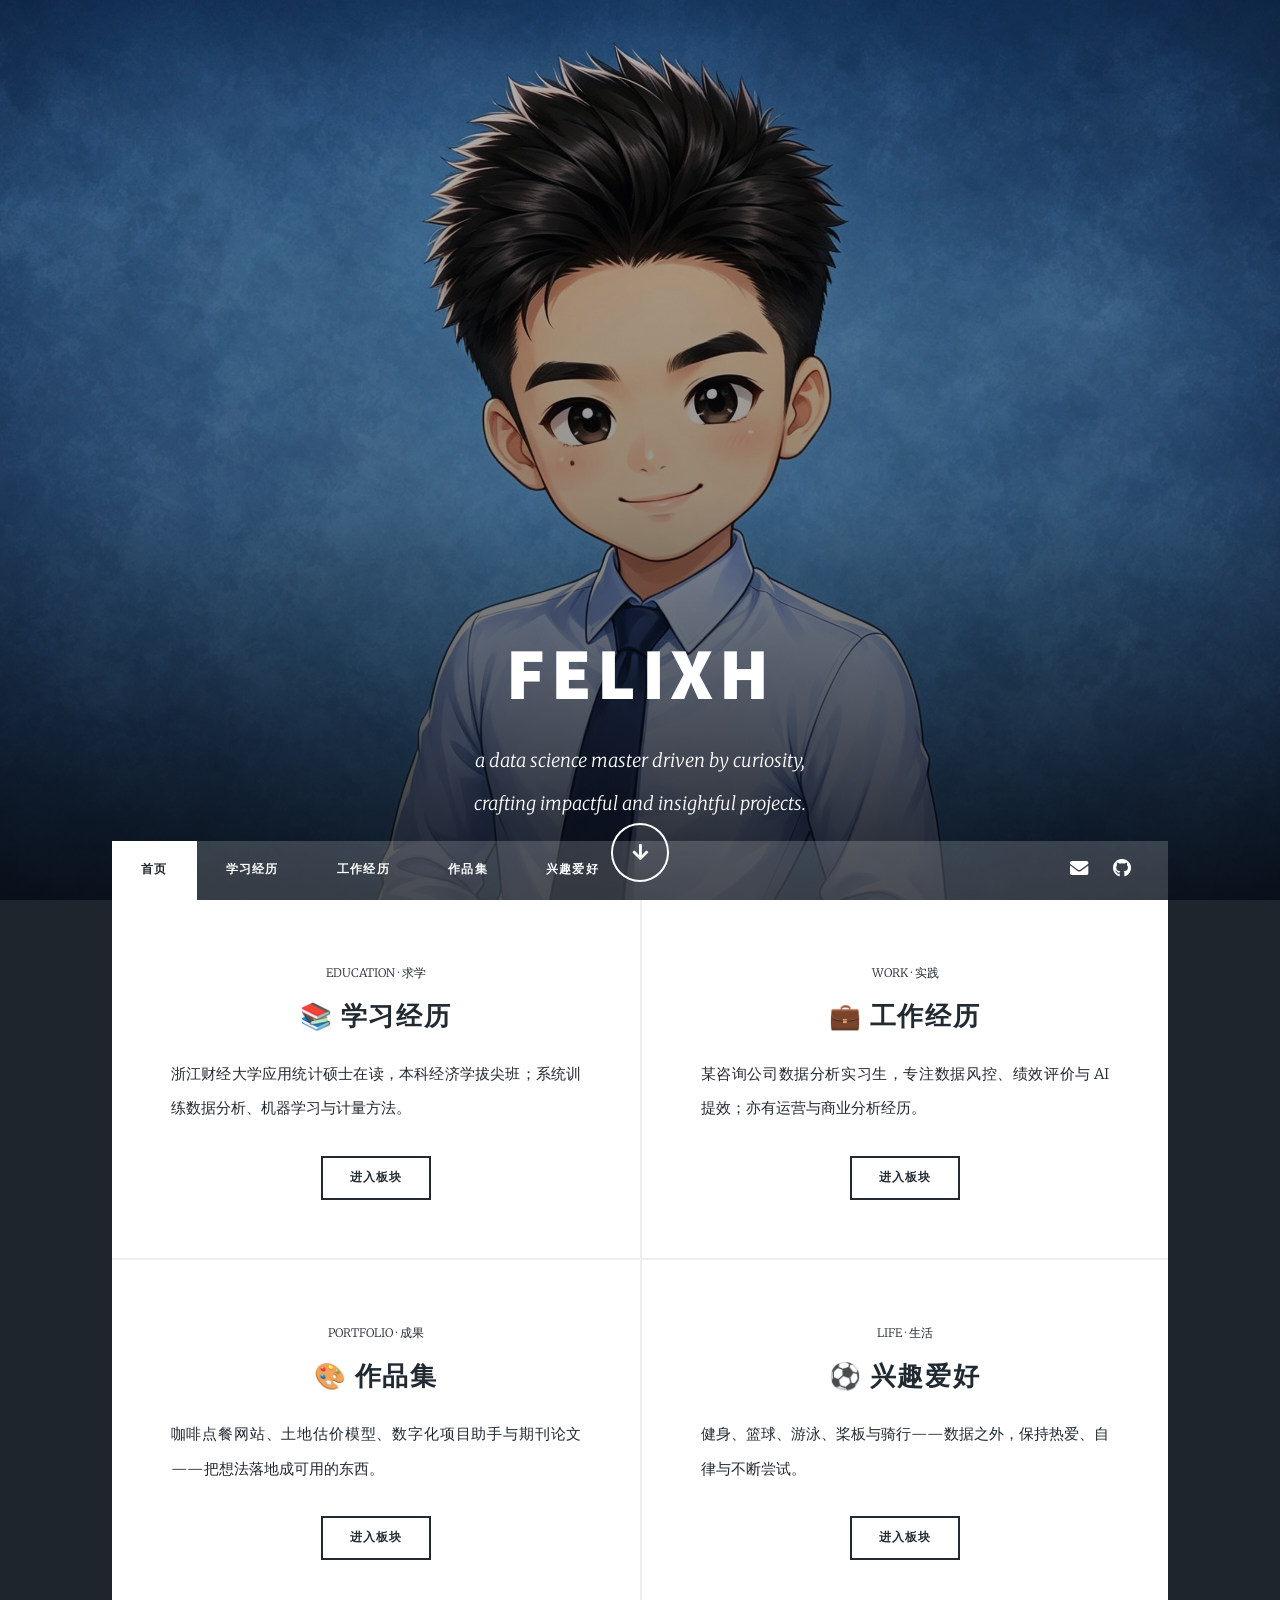
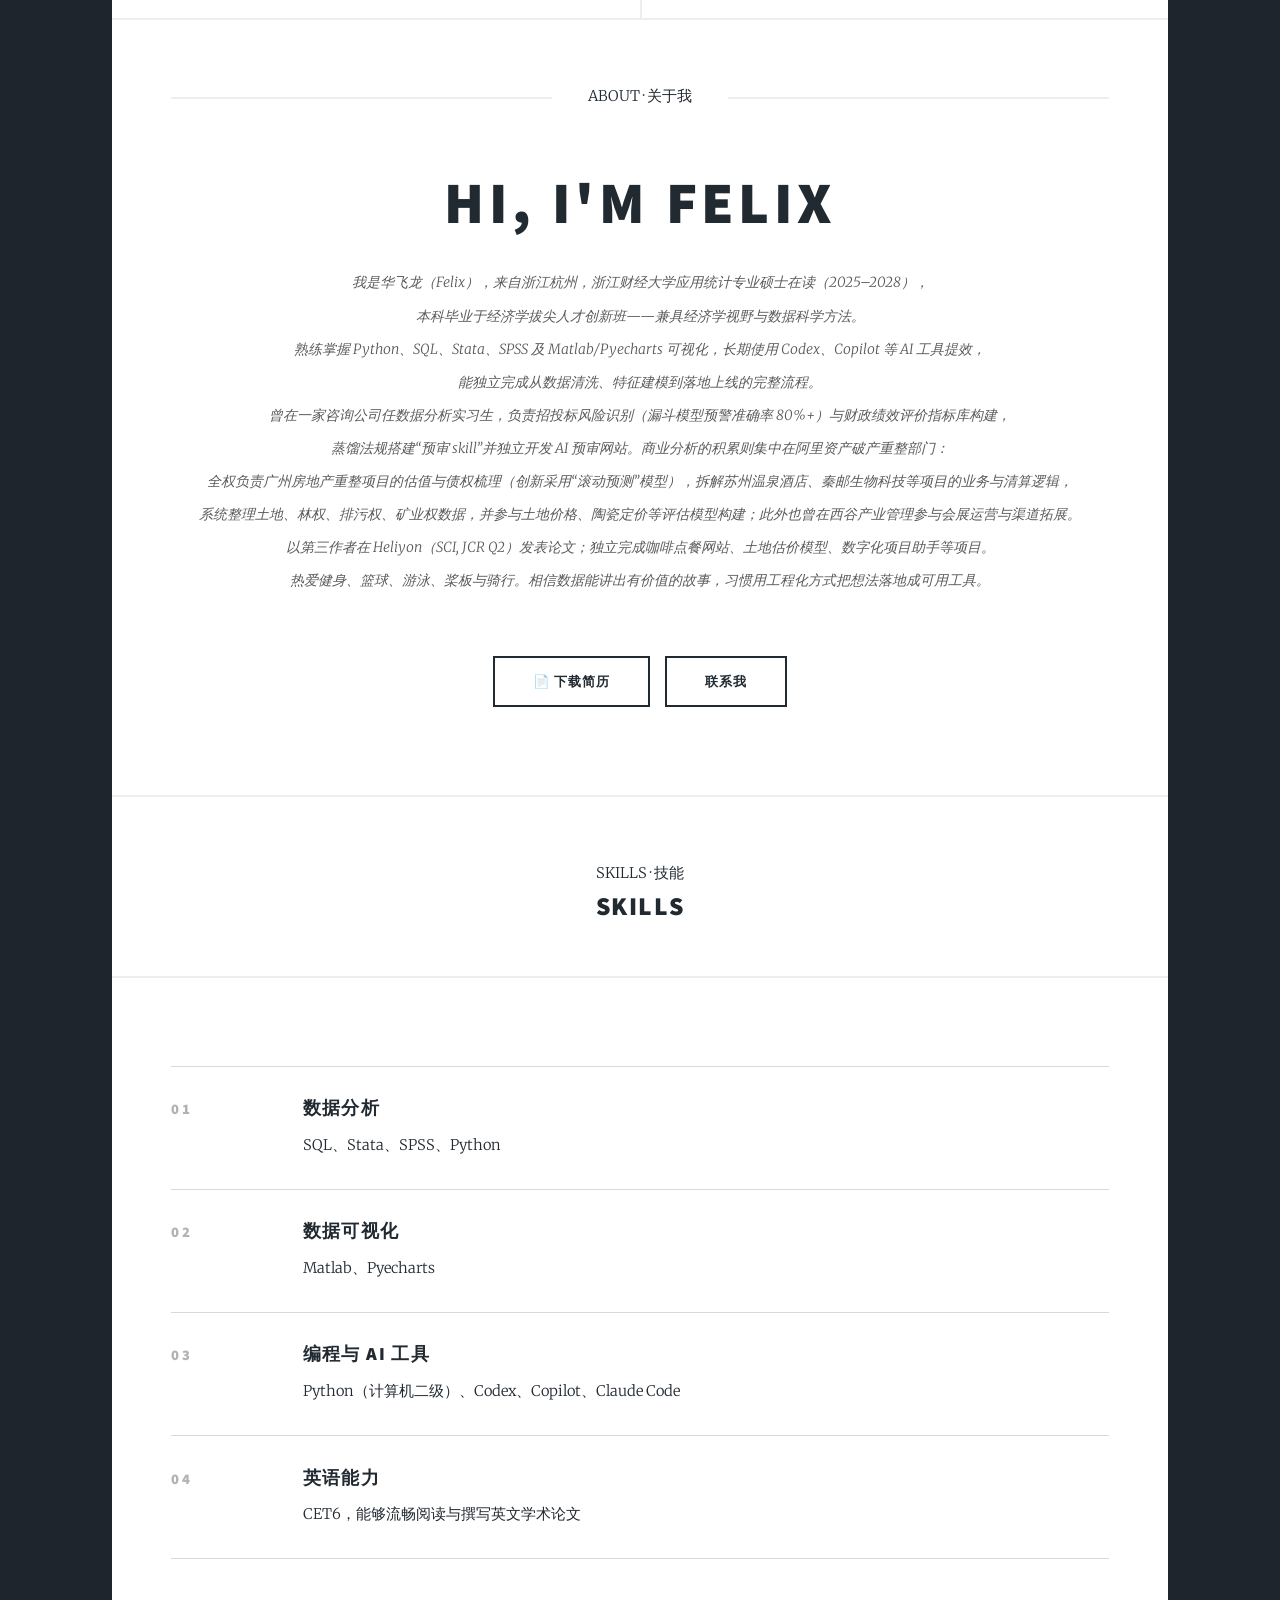
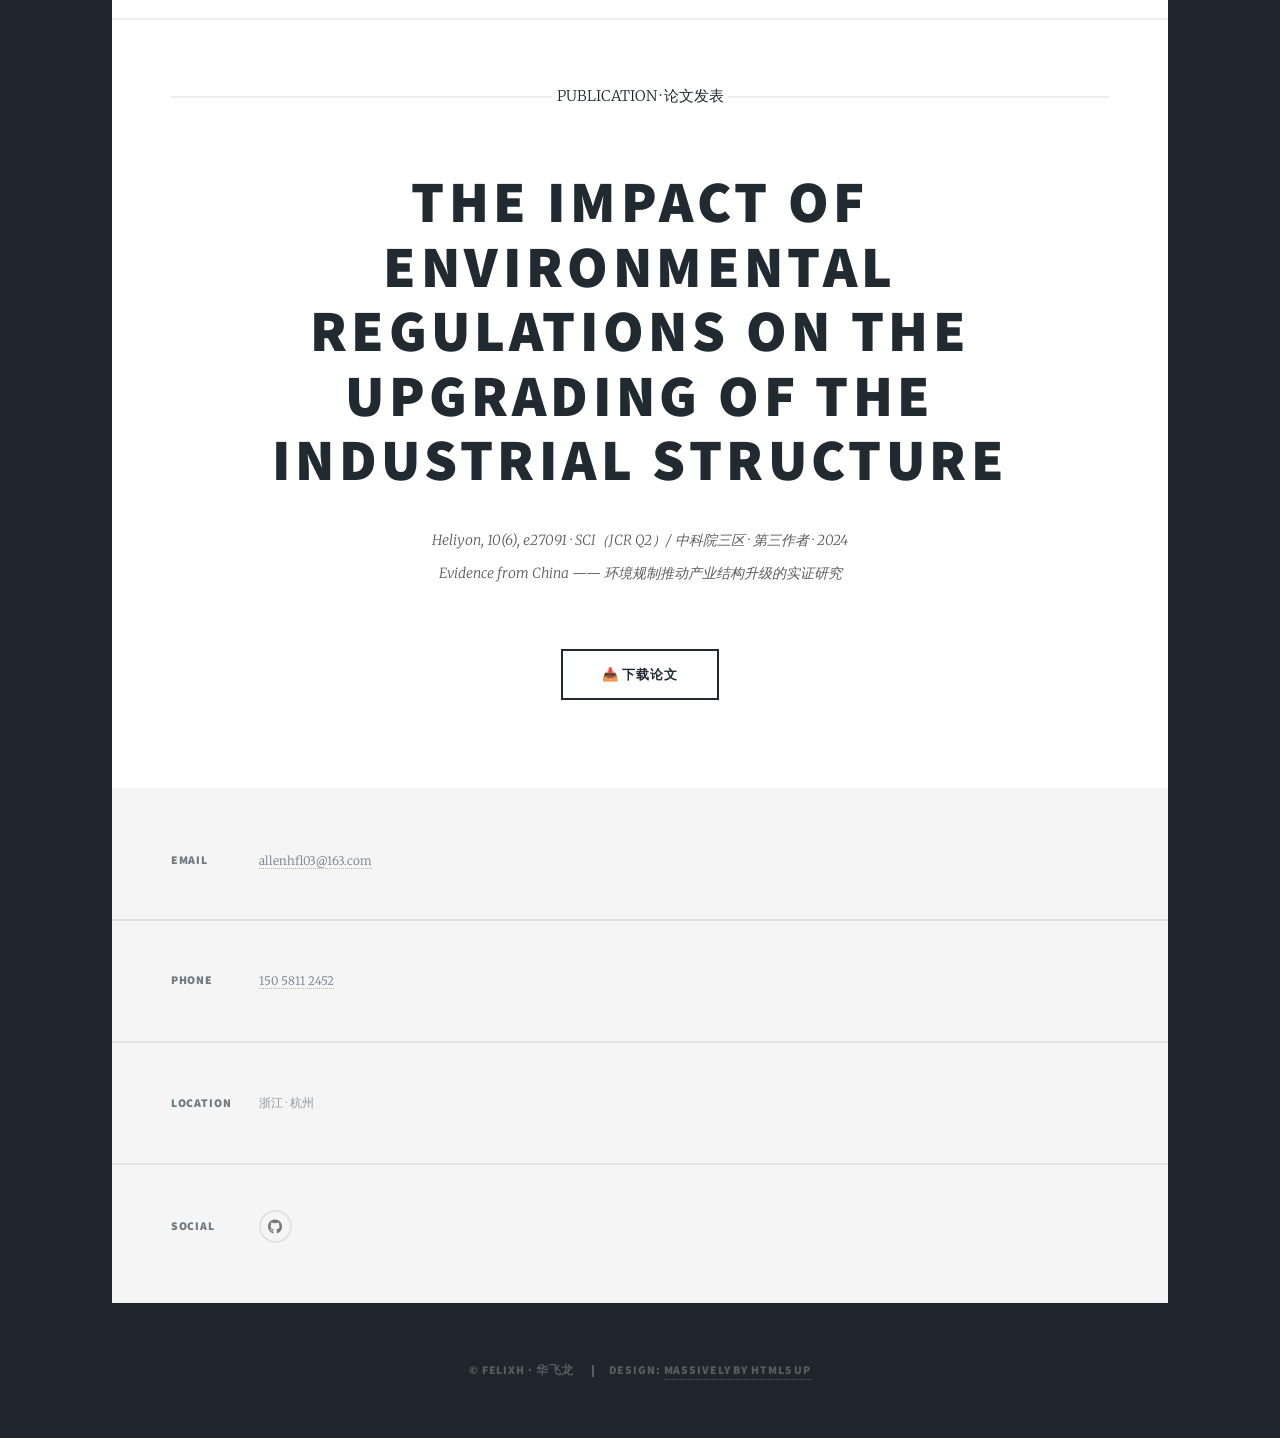
<file: index.html>
﻿<!DOCTYPE HTML>
<!--
	Massively by HTML5 UP
	html5up.net | @ajlkn
	Free for personal and commercial use under the CCA 3.0 license (html5up.net/license)

	felixH · 华飞龙 —— 个人主页
	内容依据简历（2026/08）更新：Hero → 入口 → About → Skills → 论文
-->
<html lang="zh-CN">
	<head>
		<title>felixH · 华飞龙</title>
		<meta charset="utf-8" />
		<meta name="viewport" content="width=device-width, initial-scale=1, user-scalable=no" />
		<link rel="stylesheet" href="assets/css/main.css" />
		<link rel="stylesheet" href="assets/css/custom.css" />
		<noscript><link rel="stylesheet" href="assets/css/noscript.css" /></noscript>
	</head>
	<body class="is-preload">

		<!-- Wrapper -->
			<div id="wrapper" class="fade-in">

				<!-- Intro（Hero） -->
					<div id="intro">
						<h1>felixH</h1>
						<p>a data science master driven by curiosity,<br />
						crafting impactful and insightful projects.</p>
						<ul class="actions">
							<li><a href="#main" class="button icon solid solo fa-arrow-down scrolly">Continue</a></li>
						</ul>
					</div>

				<!-- Header -->
					<header id="header">
						<a href="index.html" class="logo">felixH</a>
					</header>

				<!-- Nav -->
					<nav id="nav">
						<ul class="links">
							<li class="active"><a href="index.html">首页</a></li>
							<li><a href="education.html">学习经历</a></li>
							<li><a href="experience.html">工作经历</a></li>
							<li><a href="portfolio.html">作品集</a></li>
							<li><a href="hobbies.html">兴趣爱好</a></li>
						</ul>
						<ul class="icons">
							<li><a href="mailto:allenhfl03@163.com" class="icon solid fa-envelope"><span class="label">Email</span></a></li>
							<li><a href="https://github.com/felixH03" class="icon brands fa-github"><span class="label">GitHub</span></a></li>
						</ul>
					</nav>

				<!-- Main -->
					<div id="main">

						<!-- 入口 -->
							<section class="posts">
								<article>
									<header>
										<span class="date">EDUCATION · 求学</span>
										<h2><a href="education.html">📚 学习经历</a></h2>
									</header>
									<p>浙江财经大学应用统计硕士在读，本科经济学拔尖班；系统训练数据分析、机器学习与计量方法。</p>
									<ul class="actions special">
										<li><a href="education.html" class="button">进入板块</a></li>
									</ul>
								</article>
								<article>
									<header>
										<span class="date">WORK · 实践</span>
										<h2><a href="experience.html">💼 工作经历</a></h2>
									</header>
									<p>某咨询公司数据分析实习生，专注数据风控、绩效评价与 AI 提效；亦有运营与商业分析经历。</p>
									<ul class="actions special">
										<li><a href="experience.html" class="button">进入板块</a></li>
									</ul>
								</article>
								<article>
									<header>
										<span class="date">PORTFOLIO · 成果</span>
										<h2><a href="portfolio.html">🎨 作品集</a></h2>
									</header>
									<p>咖啡点餐网站、土地估价模型、数字化项目助手与期刊论文——把想法落地成可用的东西。</p>
									<ul class="actions special">
										<li><a href="portfolio.html" class="button">进入板块</a></li>
									</ul>
								</article>
								<article>
									<header>
										<span class="date">LIFE · 生活</span>
										<h2><a href="hobbies.html">⚽ 兴趣爱好</a></h2>
									</header>
									<p>健身、篮球、游泳、桨板与骑行——数据之外，保持热爱、自律与不断尝试。</p>
									<ul class="actions special">
										<li><a href="hobbies.html" class="button">进入板块</a></li>
									</ul>
								</article>
							</section>

						<!-- About -->
							<article class="post featured">
								<header class="major">
									<span class="date">ABOUT · 关于我</span>
									<h2><a href="#">Hi, I'm Felix</a></h2>
									<p>我是华飞龙（Felix），来自浙江杭州，浙江财经大学应用统计专业硕士在读（2025–2028），<br />
									本科毕业于经济学拔尖人才创新班——兼具经济学视野与数据科学方法。<br />
									熟练掌握 Python、SQL、Stata、SPSS 及 Matlab/Pyecharts 可视化，长期使用 Codex、Copilot 等 AI 工具提效，<br />
									能独立完成从数据清洗、特征建模到落地上线的完整流程。<br />
									曾在一家咨询公司任数据分析实习生，负责招投标风险识别（漏斗模型预警准确率 80%+）与财政绩效评价指标库构建，<br />
									蒸馏法规搭建“预审 skill”并独立开发 AI 预审网站。商业分析的积累则集中在阿里资产破产重整部门：<br />
									全权负责广州房地产重整项目的估值与债权梳理（创新采用“滚动预测”模型），拆解苏州温泉酒店、秦邮生物科技等项目的业务与清算逻辑，<br />
									系统整理土地、林权、排污权、矿业权数据，并参与土地价格、陶瓷定价等评估模型构建；此外也曾在西谷产业管理参与会展运营与渠道拓展。<br />
									以第三作者在 Heliyon（SCI, JCR Q2）发表论文；独立完成咖啡点餐网站、土地估价模型、数字化项目助手等项目。<br />
									热爱健身、篮球、游泳、桨板与骑行。相信数据能讲出有价值的故事，习惯用工程化方式把想法落地成可用工具。</p>
								</header>
								<ul class="actions special">
									<li><a href="resume.pdf" class="button large">📄 下载简历</a></li>
									<li><a href="mailto:allenhfl03@163.com" class="button large">联系我</a></li>
								</ul>
							</article>

						<!-- Skills -->
							<div class="block-title">
								<span class="date">SKILLS · 技能</span>
								<h2>Skills</h2>
							</div>
							<section class="post">
								<div class="skill-row">
									<div class="skill-no">01</div>
									<div>
										<h3>数据分析</h3>
										<p>SQL、Stata、SPSS、Python</p>
									</div>
								</div>
								<div class="skill-row">
									<div class="skill-no">02</div>
									<div>
										<h3>数据可视化</h3>
										<p>Matlab、Pyecharts</p>
									</div>
								</div>
								<div class="skill-row">
									<div class="skill-no">03</div>
									<div>
										<h3>编程与 AI 工具</h3>
										<p>Python（计算机二级）、Codex、Copilot、Claude Code</p>
									</div>
								</div>
								<div class="skill-row">
									<div class="skill-no">04</div>
									<div>
										<h3>英语能力</h3>
										<p>CET6，能够流畅阅读与撰写英文学术论文</p>
									</div>
								</div>
							</section>

						<!-- 论文 -->
							<article class="post featured">
								<header class="major">
									<span class="date">PUBLICATION · 论文发表</span>
									<h2><a href="paper.pdf" download>The impact of environmental regulations on the upgrading of the industrial structure</a></h2>
									<p>Heliyon, 10(6), e27091 · SCI（JCR Q2）/ 中科院三区 · 第三作者 · 2024<br />
									Evidence from China —— 环境规制推动产业结构升级的实证研究</p>
								</header>
								<ul class="actions special">
									<li><a href="paper.pdf" class="button large" download>📥 下载论文</a></li>
								</ul>
							</article>

					</div>

				<!-- Footer -->
					<footer id="footer">
						<section class="split contact">
							<section>
								<h3>Email</h3>
								<p><a href="mailto:allenhfl03@163.com">allenhfl03@163.com</a></p>
							</section>
							<section>
								<h3>Phone</h3>
								<p><a href="tel:15058112452">150 5811 2452</a></p>
							</section>
							<section>
								<h3>Location</h3>
								<p>浙江 · 杭州</p>
							</section>
							<section>
								<h3>Social</h3>
								<ul class="icons alt">
									<li><a href="https://github.com/felixH03" class="icon brands alt fa-github"><span class="label">GitHub</span></a></li>
								</ul>
							</section>
						</section>
					</footer>

				<!-- Copyright -->
					<div id="copyright">
						<ul>
							<li>&copy; felixH · 华飞龙</li>
							<li>Design: <a href="https://html5up.net">Massively by HTML5 UP</a></li>
						</ul>
					</div>

			</div>

		<!-- Scripts -->
			<script src="assets/js/jquery.min.js"></script>
			<script src="assets/js/jquery.scrollex.min.js"></script>
			<script src="assets/js/jquery.scrolly.min.js"></script>
			<script src="assets/js/browser.min.js"></script>
			<script src="assets/js/breakpoints.min.js"></script>
			<script src="assets/js/util.js"></script>
			<script src="assets/js/main.js"></script>

	</body>
</html>
</file>
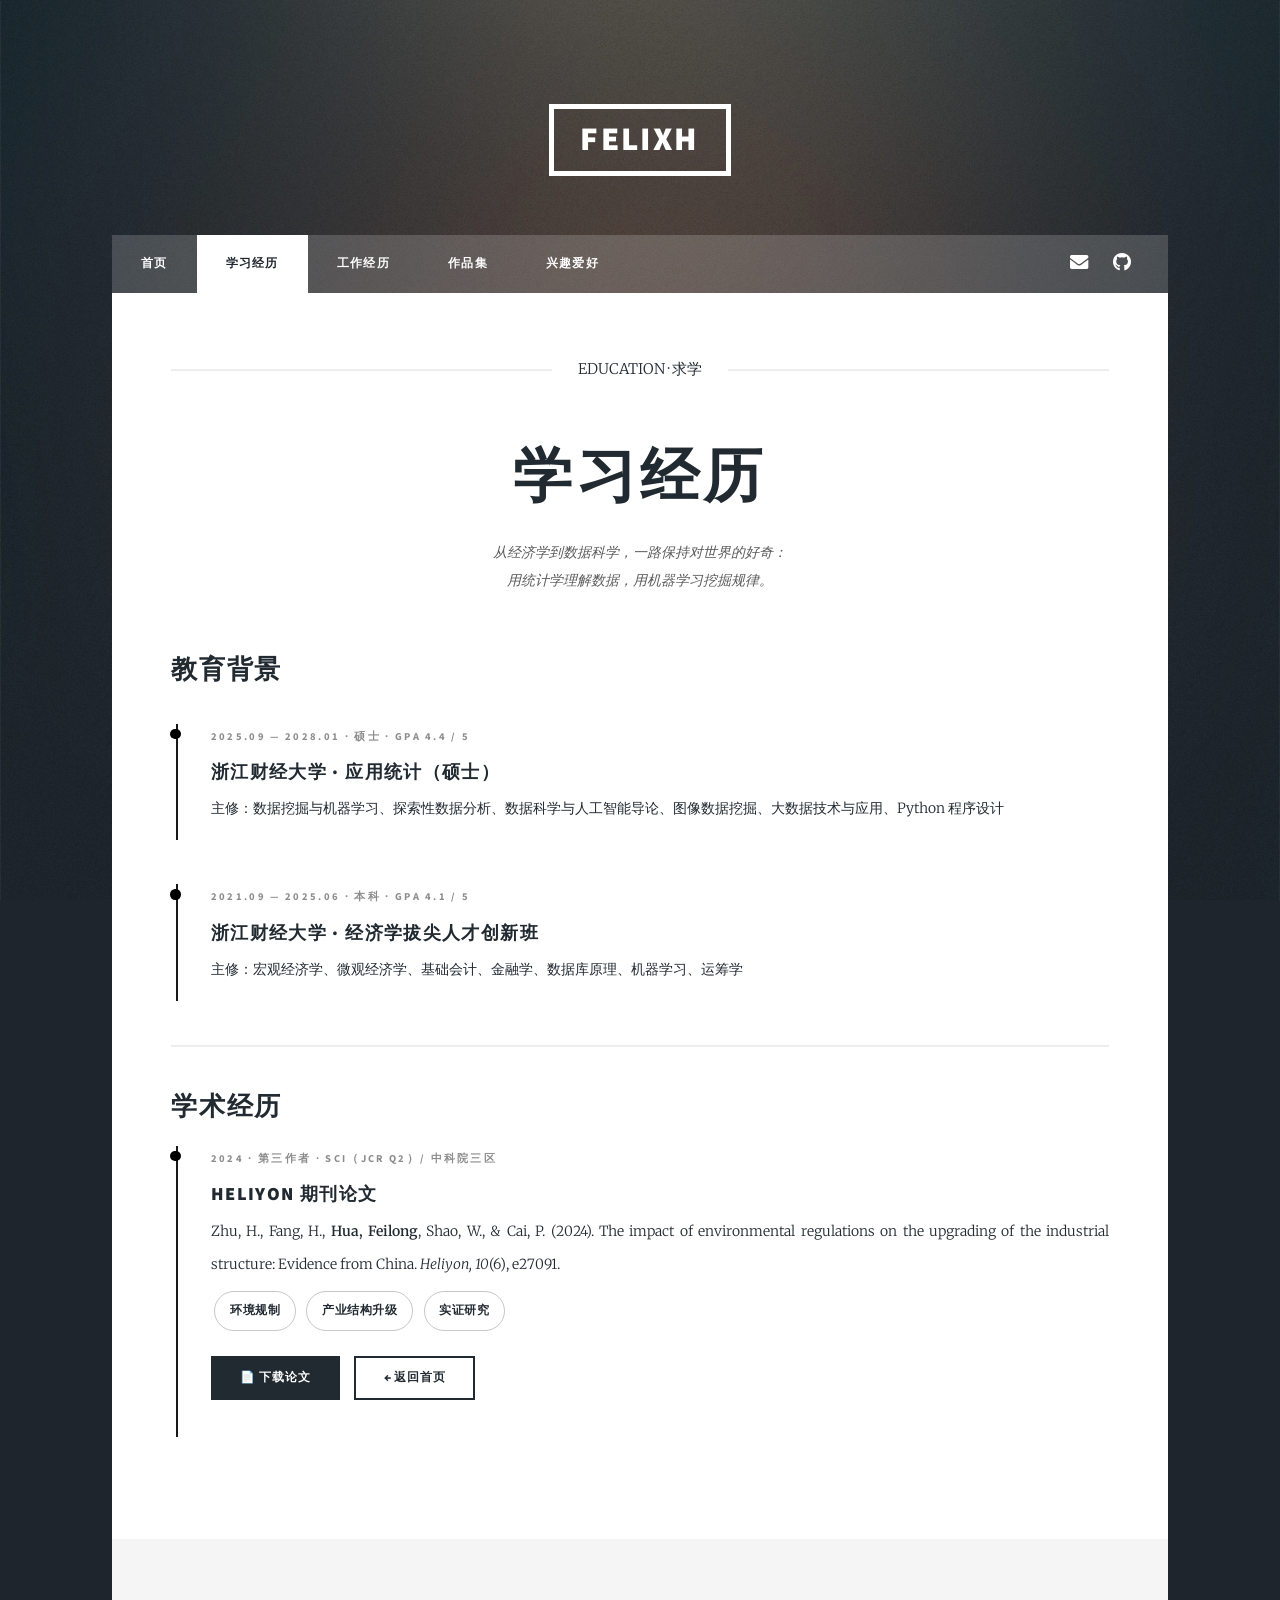
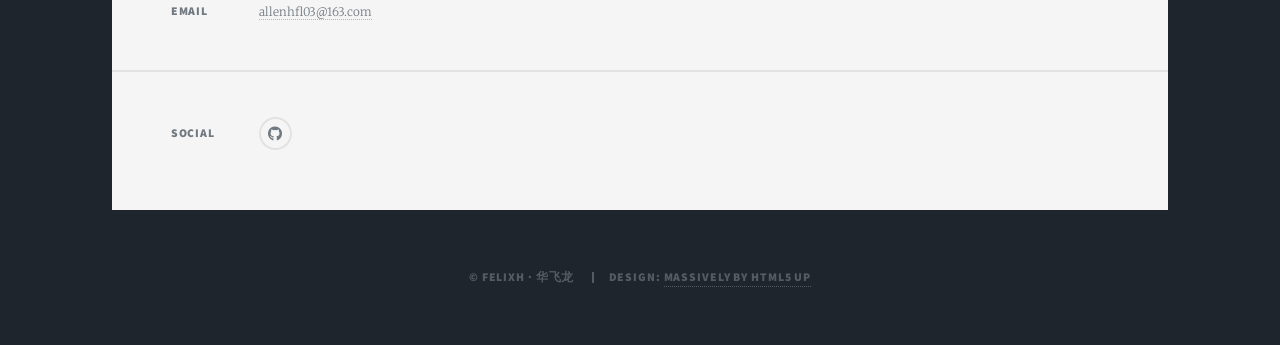
<file: education.html>
﻿<!DOCTYPE HTML>
<!--
	Massively by HTML5 UP
	html5up.net | @ajlkn
	Free for personal and commercial use under the CCA 3.0 license (html5up.net/license)
-->
<html lang="zh-CN">
	<head>
		<title>学习经历 · felixH</title>
		<meta charset="utf-8" />
		<meta name="viewport" content="width=device-width, initial-scale=1, user-scalable=no" />
		<link rel="stylesheet" href="assets/css/main.css" />
		<link rel="stylesheet" href="assets/css/custom.css" />
		<noscript><link rel="stylesheet" href="assets/css/noscript.css" /></noscript>
	</head>
	<body class="is-preload">

		<!-- Wrapper -->
			<div id="wrapper">

				<!-- Header -->
					<header id="header">
						<a href="index.html" class="logo">felixH</a>
					</header>

				<!-- Nav -->
					<nav id="nav">
						<ul class="links">
							<li><a href="index.html">首页</a></li>
							<li class="active"><a href="education.html">学习经历</a></li>
							<li><a href="experience.html">工作经历</a></li>
							<li><a href="portfolio.html">作品集</a></li>
							<li><a href="hobbies.html">兴趣爱好</a></li>
						</ul>
						<ul class="icons">
							<li><a href="mailto:allenhfl03@163.com" class="icon solid fa-envelope"><span class="label">Email</span></a></li>
							<li><a href="https://github.com/felixH03" class="icon brands fa-github"><span class="label">GitHub</span></a></li>
						</ul>
					</nav>

				<!-- Main -->
					<div id="main">

						<!-- Post -->
							<section class="post">
								<header class="major">
									<span class="date">EDUCATION · 求学</span>
									<h1>学习经历</h1>
									<p>从经济学到数据科学，一路保持对世界的好奇：<br />
									用统计学理解数据，用机器学习挖掘规律。</p>
								</header>

								<h2>教育背景</h2>
								<div class="tl-wrap">
									<div class="tl">
										<span class="tl-meta">2025.09 — 2028.01 · 硕士 · GPA 4.4 / 5</span>
										<h3>浙江财经大学 · 应用统计（硕士）</h3>
										<p>主修：数据挖掘与机器学习、探索性数据分析、数据科学与人工智能导论、图像数据挖掘、大数据技术与应用、Python 程序设计</p>
									</div>
									<div class="tl">
										<span class="tl-meta">2021.09 — 2025.06 · 本科 · GPA 4.1 / 5</span>
										<h3>浙江财经大学 · 经济学拔尖人才创新班</h3>
										<p>主修：宏观经济学、微观经济学、基础会计、金融学、数据库原理、机器学习、运筹学</p>
									</div>
								</div>

								<hr />

								<h2>学术经历</h2>
								<div class="tl">
									<span class="tl-meta">2024 · 第三作者 · SCI（JCR Q2）/ 中科院三区</span>
									<h3>Heliyon 期刊论文</h3>
									<p>Zhu, H., Fang, H., <strong>Hua, Feilong</strong>, Shao, W., &amp; Cai, P. (2024). The impact of environmental regulations on the upgrading of the industrial structure: Evidence from China. <em>Heliyon, 10</em>(6), e27091.</p>
									<span class="chip">环境规制</span>
									<span class="chip">产业结构升级</span>
									<span class="chip">实证研究</span>
									<ul class="actions" style="margin-top:1.5rem;">
										<li><a href="paper.pdf" class="button primary" download>📄 下载论文</a></li>
										<li><a href="index.html" class="button">← 返回首页</a></li>
									</ul>
								</div>
							</section>

					</div>

				<!-- Footer -->
					<footer id="footer">
						<section class="split contact">
							<section>
								<h3>Email</h3>
								<p><a href="mailto:allenhfl03@163.com">allenhfl03@163.com</a></p>
							</section>
							<section>
								<h3>Social</h3>
								<ul class="icons alt">
									<li><a href="https://github.com/felixH03" class="icon brands alt fa-github"><span class="label">GitHub</span></a></li>
								</ul>
							</section>
						</section>
					</footer>

				<!-- Copyright -->
					<div id="copyright">
						<ul>
							<li>&copy; felixH · 华飞龙</li>
							<li>Design: <a href="https://html5up.net">Massively by HTML5 UP</a></li>
						</ul>
					</div>

			</div>

		<!-- Scripts -->
			<script src="assets/js/jquery.min.js"></script>
			<script src="assets/js/jquery.scrollex.min.js"></script>
			<script src="assets/js/jquery.scrolly.min.js"></script>
			<script src="assets/js/browser.min.js"></script>
			<script src="assets/js/breakpoints.min.js"></script>
			<script src="assets/js/util.js"></script>
			<script src="assets/js/main.js"></script>

	</body>
</html>
</file>
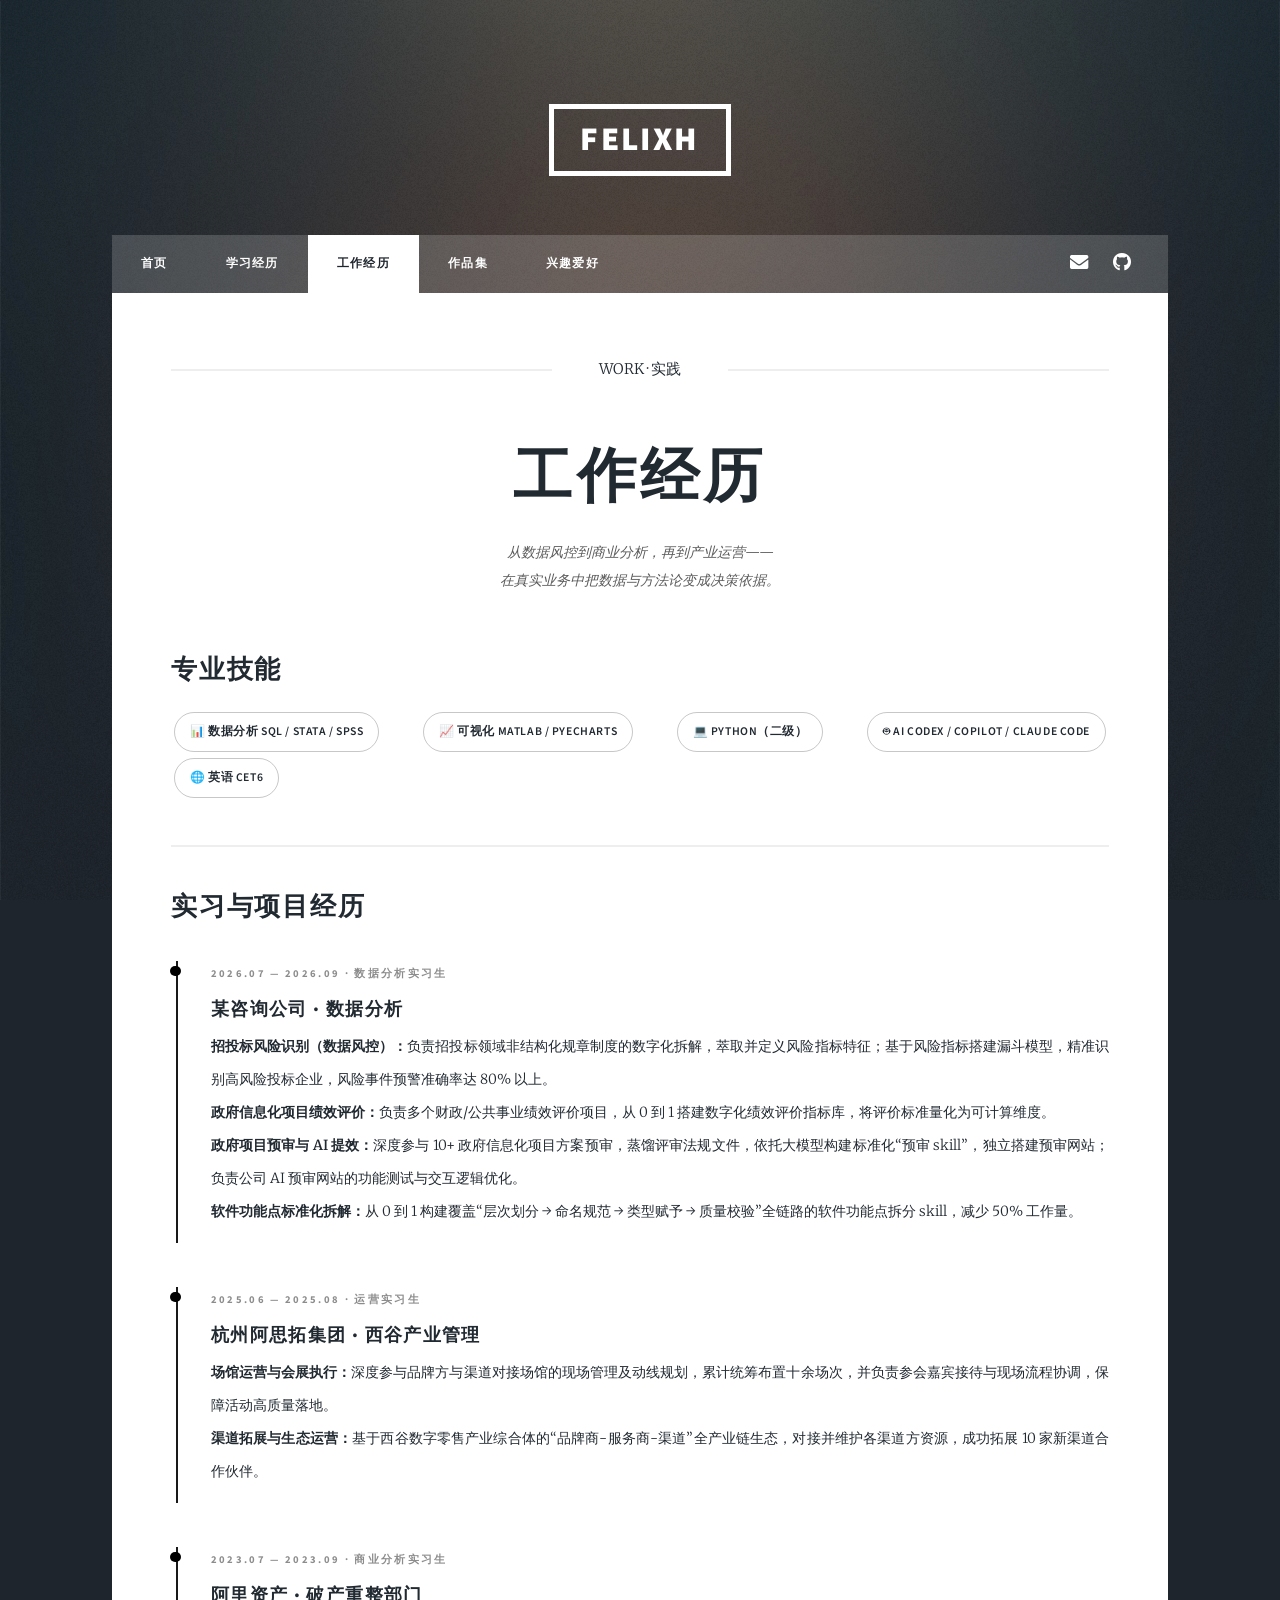
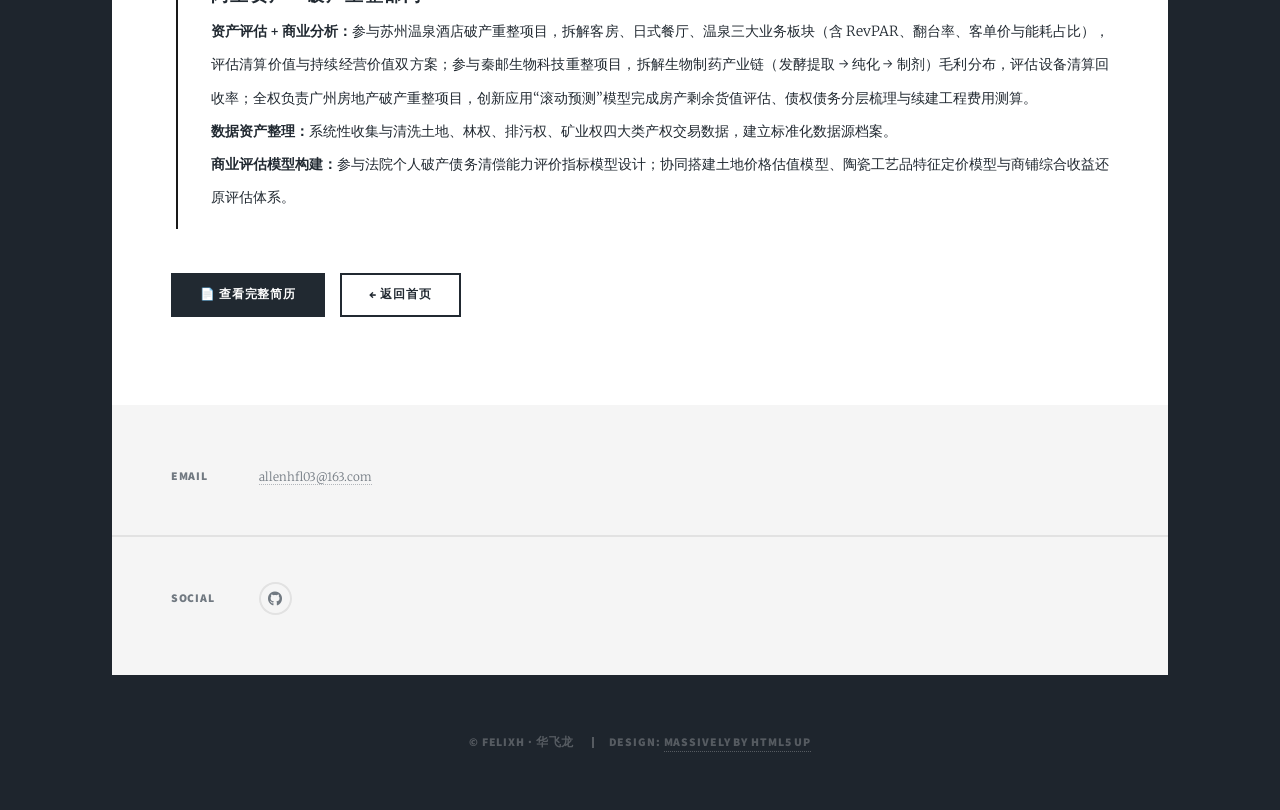
<file: experience.html>
﻿<!DOCTYPE HTML>
<!--
	Massively by HTML5 UP
	html5up.net | @ajlkn
	Free for personal and commercial use under the CCA 3.0 license (html5up.net/license)
-->
<html lang="zh-CN">
	<head>
		<title>工作经历 · felixH</title>
		<meta charset="utf-8" />
		<meta name="viewport" content="width=device-width, initial-scale=1, user-scalable=no" />
		<link rel="stylesheet" href="assets/css/main.css" />
		<link rel="stylesheet" href="assets/css/custom.css" />
		<noscript><link rel="stylesheet" href="assets/css/noscript.css" /></noscript>
	</head>
	<body class="is-preload">

		<!-- Wrapper -->
			<div id="wrapper">

				<!-- Header -->
					<header id="header">
						<a href="index.html" class="logo">felixH</a>
					</header>

				<!-- Nav -->
					<nav id="nav">
						<ul class="links">
							<li><a href="index.html">首页</a></li>
							<li><a href="education.html">学习经历</a></li>
							<li class="active"><a href="experience.html">工作经历</a></li>
							<li><a href="portfolio.html">作品集</a></li>
							<li><a href="hobbies.html">兴趣爱好</a></li>
						</ul>
						<ul class="icons">
							<li><a href="mailto:allenhfl03@163.com" class="icon solid fa-envelope"><span class="label">Email</span></a></li>
							<li><a href="https://github.com/felixH03" class="icon brands fa-github"><span class="label">GitHub</span></a></li>
						</ul>
					</nav>

				<!-- Main -->
					<div id="main">

						<!-- Post -->
							<section class="post">
								<header class="major">
									<span class="date">WORK · 实践</span>
									<h1>工作经历</h1>
									<p>从数据风控到商业分析，再到产业运营——<br />
									在真实业务中把数据与方法论变成决策依据。</p>
								</header>

								<h2>专业技能</h2>
								<p style="margin-bottom:2rem;">
									<span class="chip">📊 数据分析 SQL / Stata / SPSS</span>
									<span class="chip">📈 可视化 Matlab / Pyecharts</span>
									<span class="chip">💻 Python（二级）</span>
									<span class="chip">🤖 AI Codex / Copilot / Claude Code</span>
									<span class="chip">🌐 英语 CET6</span>
								</p>

								<hr />

								<h2>实习与项目经历</h2>
								<div class="tl-wrap">

									<div class="tl">
										<span class="tl-meta">2026.07 — 2026.09 · 数据分析实习生</span>
										<h3>某咨询公司 · 数据分析</h3>
										<p>
										<strong>招投标风险识别（数据风控）：</strong>负责招投标领域非结构化规章制度的数字化拆解，萃取并定义风险指标特征；基于风险指标搭建漏斗模型，精准识别高风险投标企业，风险事件预警准确率达 80% 以上。<br />
										<strong>政府信息化项目绩效评价：</strong>负责多个财政/公共事业绩效评价项目，从 0 到 1 搭建数字化绩效评价指标库，将评价标准量化为可计算维度。<br />
										<strong>政府项目预审与 AI 提效：</strong>深度参与 10+ 政府信息化项目方案预审，蒸馏评审法规文件，依托大模型构建标准化“预审 skill”，独立搭建预审网站；负责公司 AI 预审网站的功能测试与交互逻辑优化。<br />
										<strong>软件功能点标准化拆解：</strong>从 0 到 1 构建覆盖“层次划分 → 命名规范 → 类型赋予 → 质量校验”全链路的软件功能点拆分 skill，减少 50% 工作量。
										</p>
									</div>

									<div class="tl">
										<span class="tl-meta">2025.06 — 2025.08 · 运营实习生</span>
										<h3>杭州阿思拓集团 · 西谷产业管理</h3>
										<p>
										<strong>场馆运营与会展执行：</strong>深度参与品牌方与渠道对接场馆的现场管理及动线规划，累计统筹布置十余场次，并负责参会嘉宾接待与现场流程协调，保障活动高质量落地。<br />
										<strong>渠道拓展与生态运营：</strong>基于西谷数字零售产业综合体的“品牌商-服务商-渠道”全产业链生态，对接并维护各渠道方资源，成功拓展 10 家新渠道合作伙伴。
										</p>
									</div>

									<div class="tl">
										<span class="tl-meta">2023.07 — 2023.09 · 商业分析实习生</span>
										<h3>阿里资产 · 破产重整部门</h3>
										<p>
										<strong>资产评估 + 商业分析：</strong>参与苏州温泉酒店破产重整项目，拆解客房、日式餐厅、温泉三大业务板块（含 RevPAR、翻台率、客单价与能耗占比），评估清算价值与持续经营价值双方案；参与秦邮生物科技重整项目，拆解生物制药产业链（发酵提取 → 纯化 → 制剂）毛利分布，评估设备清算回收率；全权负责广州房地产破产重整项目，创新应用“滚动预测”模型完成房产剩余货值评估、债权债务分层梳理与续建工程费用测算。<br />
										<strong>数据资产整理：</strong>系统性收集与清洗土地、林权、排污权、矿业权四大类产权交易数据，建立标准化数据源档案。<br />
										<strong>商业评估模型构建：</strong>参与法院个人破产债务清偿能力评价指标模型设计；协同搭建土地价格估值模型、陶瓷工艺品特征定价模型与商铺综合收益还原评估体系。
										</p>
									</div>

								</div>

								<ul class="actions" style="margin-top:1rem;">
									<li><a href="resume.pdf" class="button primary" download>📄 查看完整简历</a></li>
									<li><a href="index.html" class="button">← 返回首页</a></li>
								</ul>
							</section>

					</div>

				<!-- Footer -->
					<footer id="footer">
						<section class="split contact">
							<section>
								<h3>Email</h3>
								<p><a href="mailto:allenhfl03@163.com">allenhfl03@163.com</a></p>
							</section>
							<section>
								<h3>Social</h3>
								<ul class="icons alt">
									<li><a href="https://github.com/felixH03" class="icon brands alt fa-github"><span class="label">GitHub</span></a></li>
								</ul>
							</section>
						</section>
					</footer>

				<!-- Copyright -->
					<div id="copyright">
						<ul>
							<li>&copy; felixH · 华飞龙</li>
							<li>Design: <a href="https://html5up.net">Massively by HTML5 UP</a></li>
						</ul>
					</div>

			</div>

		<!-- Scripts -->
			<script src="assets/js/jquery.min.js"></script>
			<script src="assets/js/jquery.scrollex.min.js"></script>
			<script src="assets/js/jquery.scrolly.min.js"></script>
			<script src="assets/js/browser.min.js"></script>
			<script src="assets/js/breakpoints.min.js"></script>
			<script src="assets/js/util.js"></script>
			<script src="assets/js/main.js"></script>

	</body>
</html>
</file>
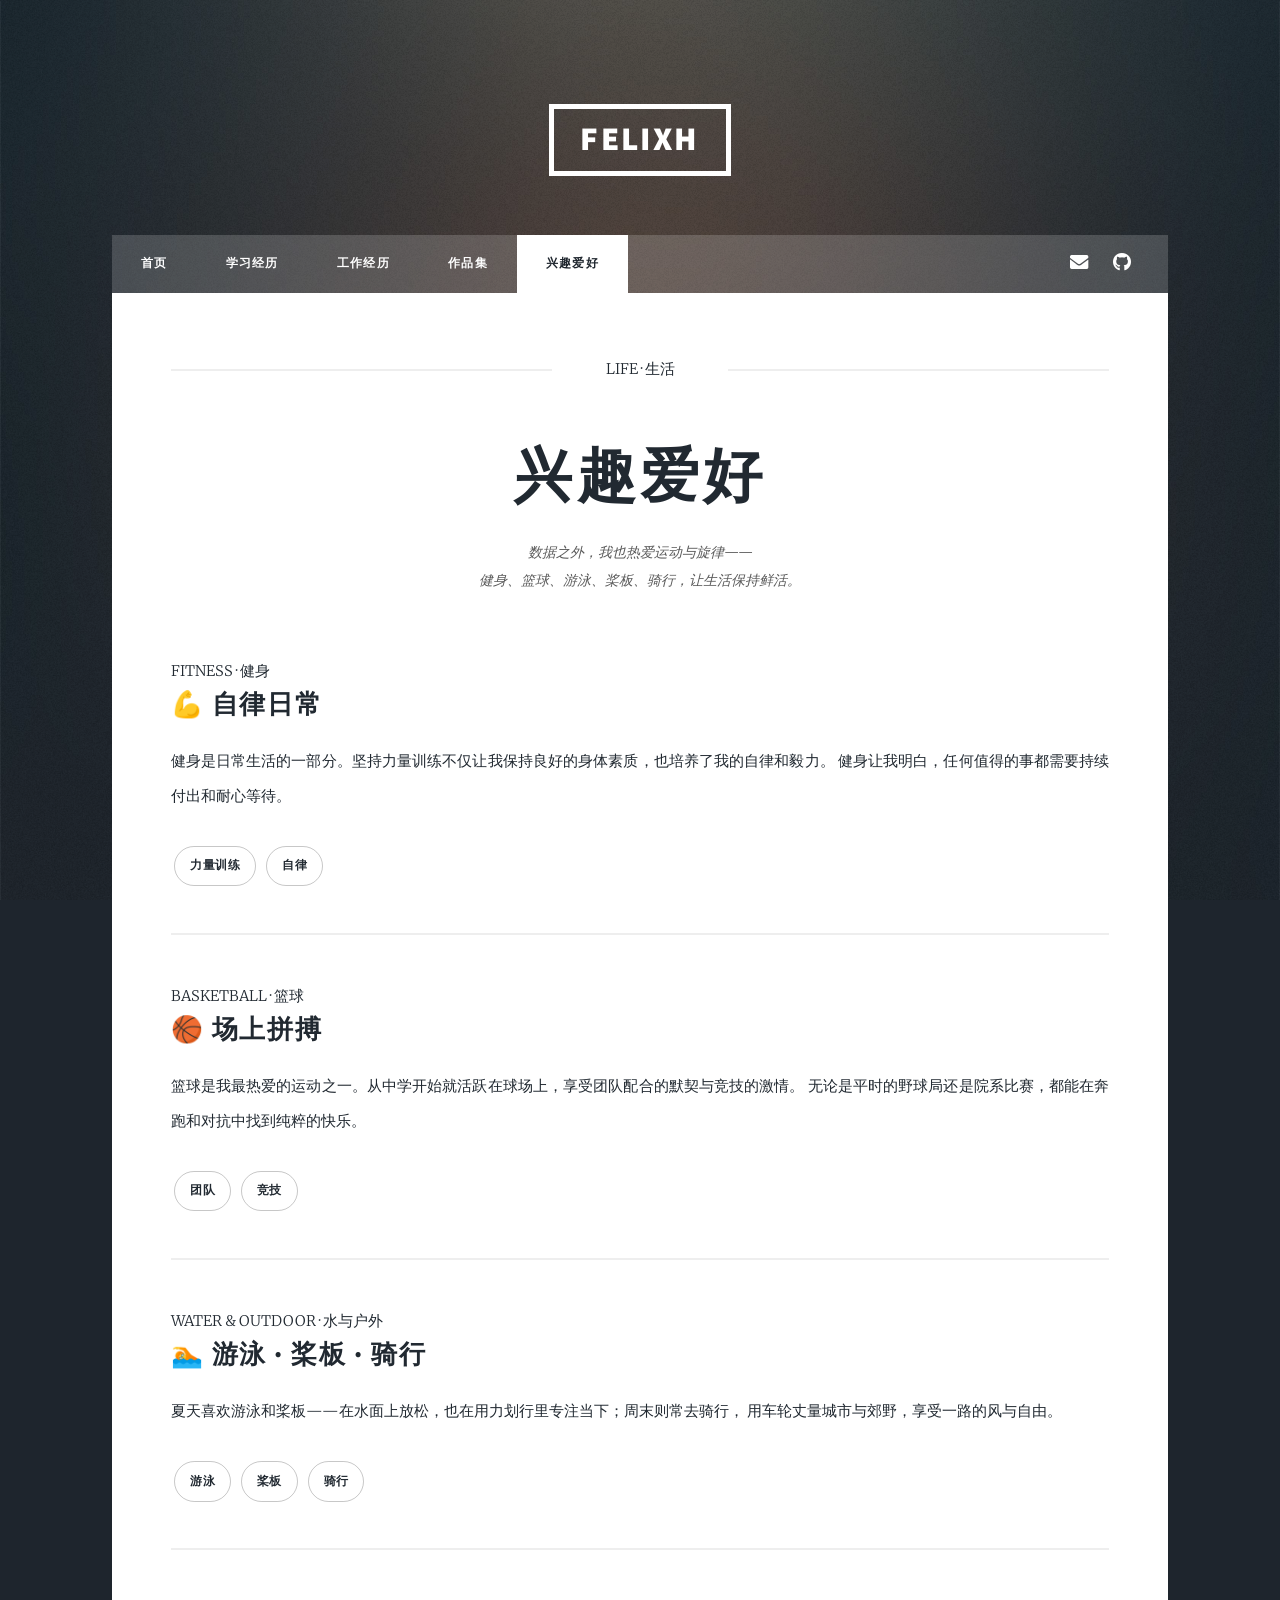
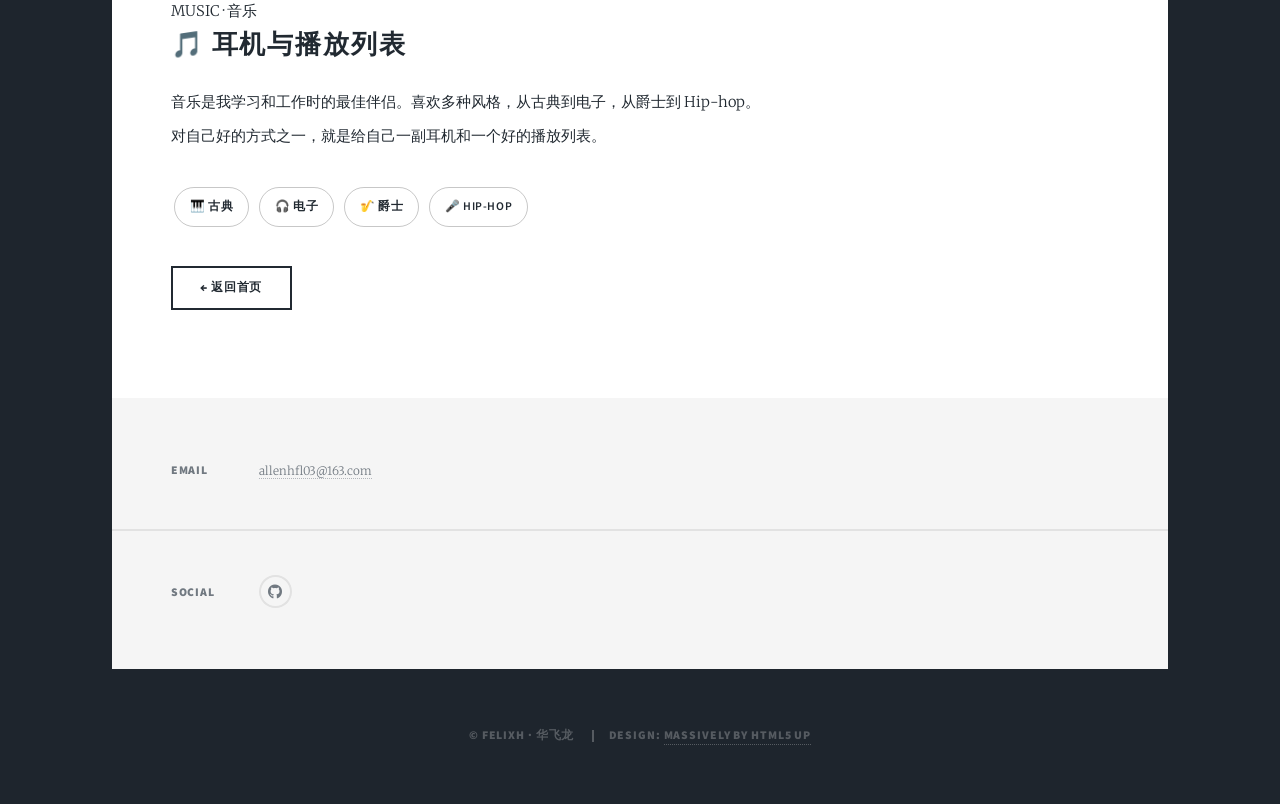
<file: hobbies.html>
﻿<!DOCTYPE HTML>
<!--
	Massively by HTML5 UP
	html5up.net | @ajlkn
	Free for personal and commercial use under the CCA 3.0 license (html5up.net/license)
-->
<html lang="zh-CN">
	<head>
		<title>兴趣爱好 · felixH</title>
		<meta charset="utf-8" />
		<meta name="viewport" content="width=device-width, initial-scale=1, user-scalable=no" />
		<link rel="stylesheet" href="assets/css/main.css" />
		<link rel="stylesheet" href="assets/css/custom.css" />
		<noscript><link rel="stylesheet" href="assets/css/noscript.css" /></noscript>
	</head>
	<body class="is-preload">

		<!-- Wrapper -->
			<div id="wrapper">

				<!-- Header -->
					<header id="header">
						<a href="index.html" class="logo">felixH</a>
					</header>

				<!-- Nav -->
					<nav id="nav">
						<ul class="links">
							<li><a href="index.html">首页</a></li>
							<li><a href="education.html">学习经历</a></li>
							<li><a href="experience.html">工作经历</a></li>
							<li><a href="portfolio.html">作品集</a></li>
							<li class="active"><a href="hobbies.html">兴趣爱好</a></li>
						</ul>
						<ul class="icons">
							<li><a href="mailto:allenhfl03@163.com" class="icon solid fa-envelope"><span class="label">Email</span></a></li>
							<li><a href="https://github.com/felixH03" class="icon brands fa-github"><span class="label">GitHub</span></a></li>
						</ul>
					</nav>

				<!-- Main -->
					<div id="main">

						<!-- Post -->
							<section class="post">
								<header class="major">
									<span class="date">LIFE · 生活</span>
									<h1>兴趣爱好</h1>
									<p>数据之外，我也热爱运动与旋律——<br />
									健身、篮球、游泳、桨板、骑行，让生活保持鲜活。</p>
								</header>

								<span class="date">FITNESS · 健身</span>
								<h2 style="margin-bottom:1.5rem;">💪 自律日常</h2>
								<p>健身是日常生活的一部分。坚持力量训练不仅让我保持良好的身体素质，也培养了我的自律和毅力。
								健身让我明白，任何值得的事都需要持续付出和耐心等待。</p>
								<span class="chip">力量训练</span>
								<span class="chip">自律</span>

								<hr />

								<span class="date">BASKETBALL · 篮球</span>
								<h2 style="margin-bottom:1.5rem;">🏀 场上拼搏</h2>
								<p>篮球是我最热爱的运动之一。从中学开始就活跃在球场上，享受团队配合的默契与竞技的激情。
								无论是平时的野球局还是院系比赛，都能在奔跑和对抗中找到纯粹的快乐。</p>
								<span class="chip">团队</span>
								<span class="chip">竞技</span>

								<hr />

								<span class="date">WATER &amp; OUTDOOR · 水与户外</span>
								<h2 style="margin-bottom:1.5rem;">🏊 游泳 · 桨板 · 骑行</h2>
								<p>夏天喜欢游泳和桨板——在水面上放松，也在用力划行里专注当下；周末则常去骑行，
								用车轮丈量城市与郊野，享受一路的风与自由。</p>
								<span class="chip">游泳</span>
								<span class="chip">桨板</span>
								<span class="chip">骑行</span>

								<hr />

								<span class="date">MUSIC · 音乐</span>
								<h2 style="margin-bottom:1.5rem;">🎵 耳机与播放列表</h2>
								<p>音乐是我学习和工作时的最佳伴侣。喜欢多种风格，从古典到电子，从爵士到 Hip-hop。<br />
								对自己好的方式之一，就是给自己一副耳机和一个好的播放列表。</p>
								<span class="chip">🎹 古典</span>
								<span class="chip">🎧 电子</span>
								<span class="chip">🎷 爵士</span>
								<span class="chip">🎤 Hip-hop</span>

								<ul class="actions" style="margin-top:2.5rem;">
									<li><a href="index.html" class="button">← 返回首页</a></li>
								</ul>
							</section>

					</div>

				<!-- Footer -->
					<footer id="footer">
						<section class="split contact">
							<section>
								<h3>Email</h3>
								<p><a href="mailto:allenhfl03@163.com">allenhfl03@163.com</a></p>
							</section>
							<section>
								<h3>Social</h3>
								<ul class="icons alt">
									<li><a href="https://github.com/felixH03" class="icon brands alt fa-github"><span class="label">GitHub</span></a></li>
								</ul>
							</section>
						</section>
					</footer>

				<!-- Copyright -->
					<div id="copyright">
						<ul>
							<li>&copy; felixH · 华飞龙</li>
							<li>Design: <a href="https://html5up.net">Massively by HTML5 UP</a></li>
						</ul>
					</div>

			</div>

		<!-- Scripts -->
			<script src="assets/js/jquery.min.js"></script>
			<script src="assets/js/jquery.scrollex.min.js"></script>
			<script src="assets/js/jquery.scrolly.min.js"></script>
			<script src="assets/js/browser.min.js"></script>
			<script src="assets/js/breakpoints.min.js"></script>
			<script src="assets/js/util.js"></script>
			<script src="assets/js/main.js"></script>

	</body>
</html>
</file>
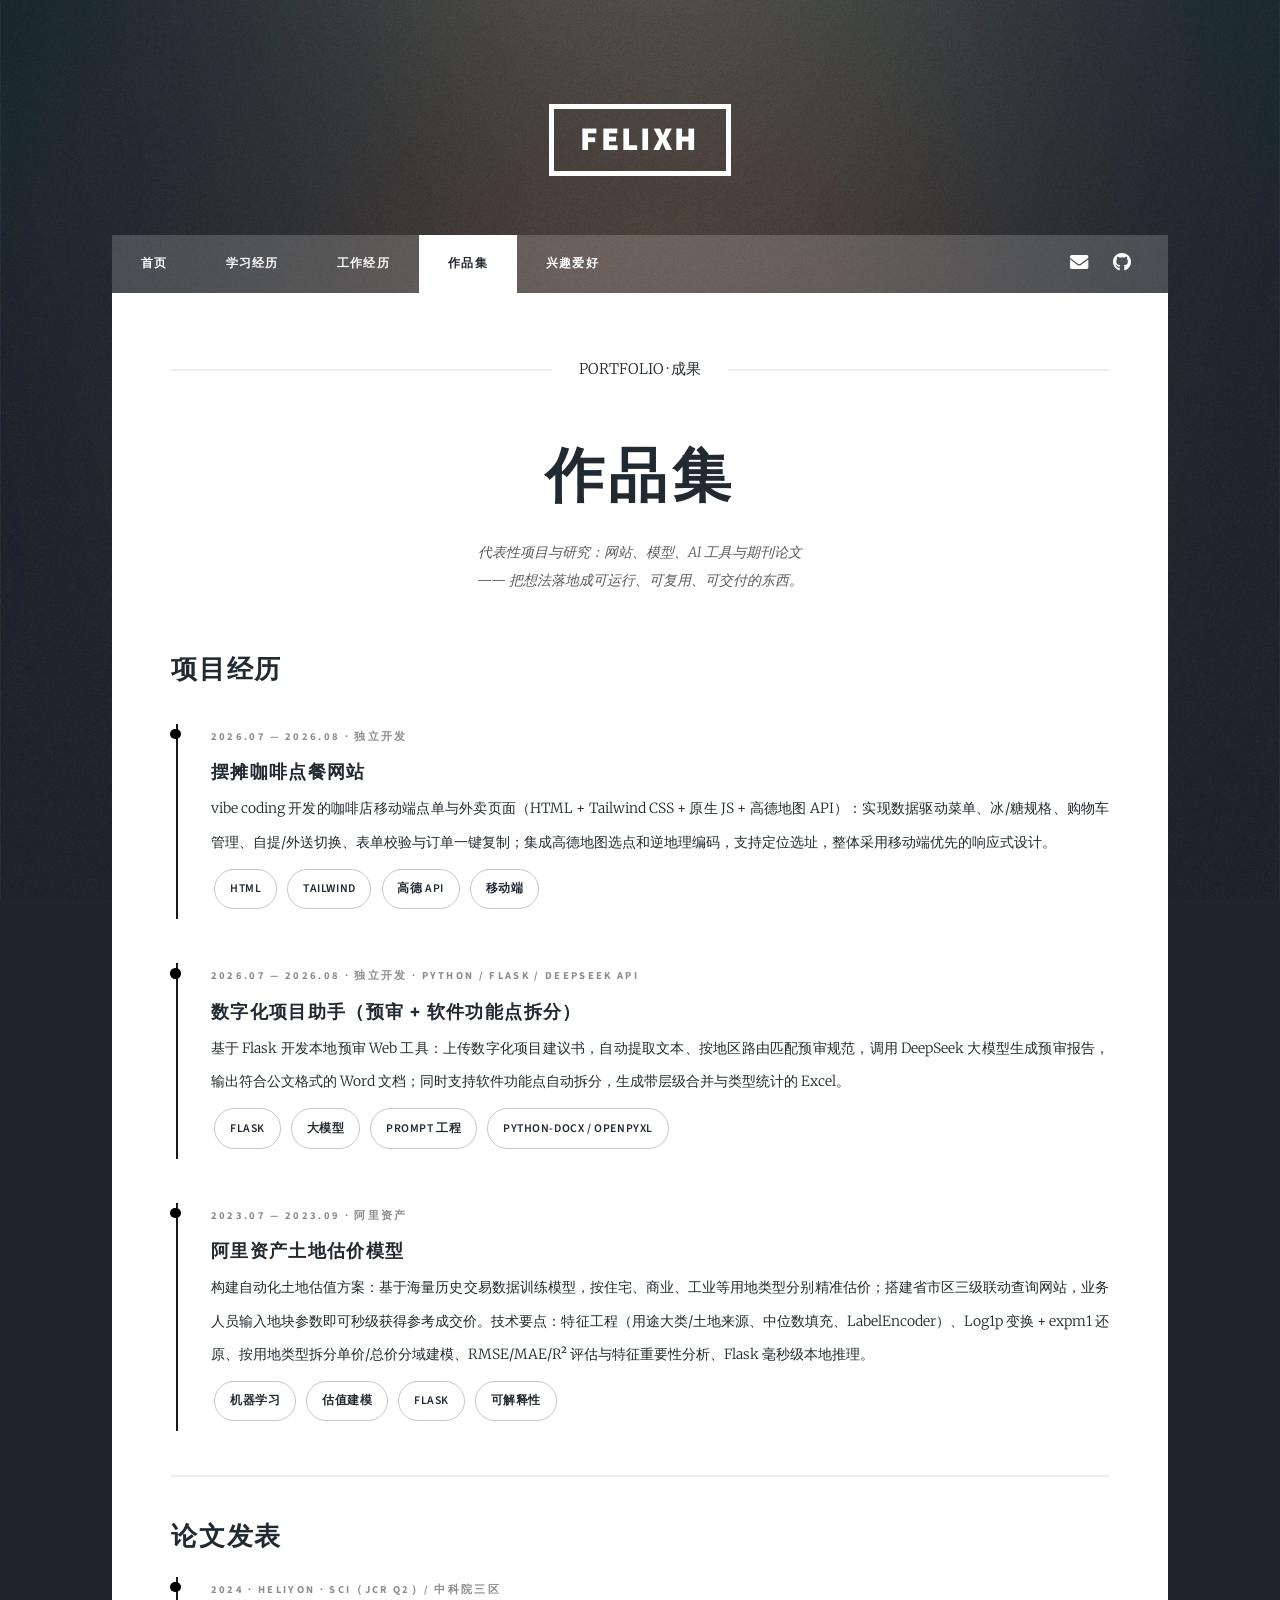
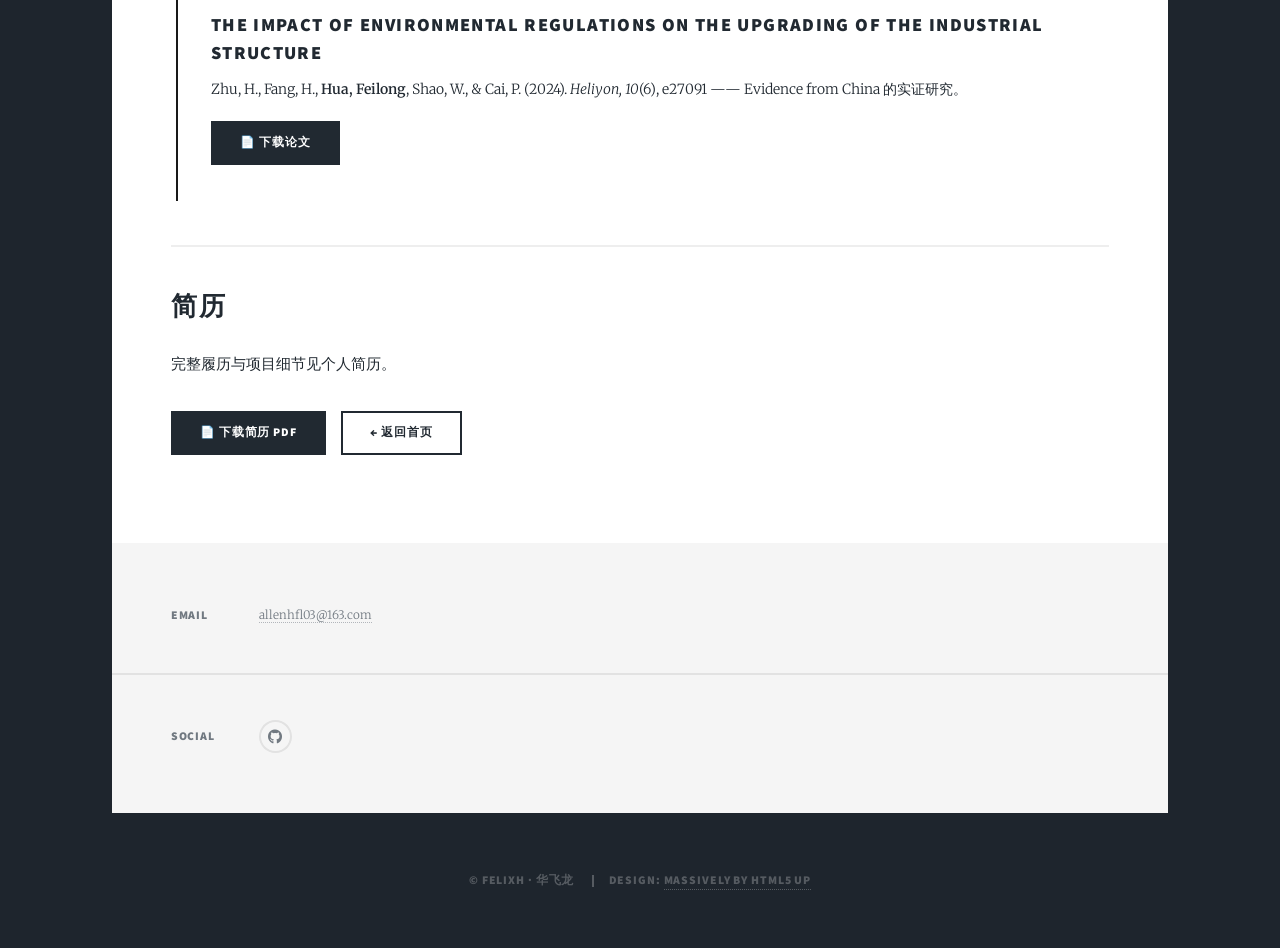
<file: portfolio.html>
﻿<!DOCTYPE HTML>
<!--
	Massively by HTML5 UP
	html5up.net | @ajlkn
	Free for personal and commercial use under the CCA 3.0 license (html5up.net/license)
-->
<html lang="zh-CN">
	<head>
		<title>作品集 · felixH</title>
		<meta charset="utf-8" />
		<meta name="viewport" content="width=device-width, initial-scale=1, user-scalable=no" />
		<link rel="stylesheet" href="assets/css/main.css" />
		<link rel="stylesheet" href="assets/css/custom.css" />
		<noscript><link rel="stylesheet" href="assets/css/noscript.css" /></noscript>
	</head>
	<body class="is-preload">

		<!-- Wrapper -->
			<div id="wrapper">

				<!-- Header -->
					<header id="header">
						<a href="index.html" class="logo">felixH</a>
					</header>

				<!-- Nav -->
					<nav id="nav">
						<ul class="links">
							<li><a href="index.html">首页</a></li>
							<li><a href="education.html">学习经历</a></li>
							<li><a href="experience.html">工作经历</a></li>
							<li class="active"><a href="portfolio.html">作品集</a></li>
							<li><a href="hobbies.html">兴趣爱好</a></li>
						</ul>
						<ul class="icons">
							<li><a href="mailto:allenhfl03@163.com" class="icon solid fa-envelope"><span class="label">Email</span></a></li>
							<li><a href="https://github.com/felixH03" class="icon brands fa-github"><span class="label">GitHub</span></a></li>
						</ul>
					</nav>

				<!-- Main -->
					<div id="main">

						<!-- Post -->
							<section class="post">
								<header class="major">
									<span class="date">PORTFOLIO · 成果</span>
									<h1>作品集</h1>
									<p>代表性项目与研究：网站、模型、AI 工具与期刊论文<br />
									—— 把想法落地成可运行、可复用、可交付的东西。</p>
								</header>

								<h2>项目经历</h2>

								<div class="tl-wrap">
									<div class="tl">
										<span class="tl-meta">2026.07 — 2026.08 · 独立开发</span>
										<h3>摆摊咖啡点餐网站</h3>
										<p>vibe coding 开发的咖啡店移动端点单与外卖页面（HTML + Tailwind CSS + 原生 JS + 高德地图 API）：实现数据驱动菜单、冰/糖规格、购物车管理、自提/外送切换、表单校验与订单一键复制；集成高德地图选点和逆地理编码，支持定位选址，整体采用移动端优先的响应式设计。</p>
										<span class="chip">HTML</span>
										<span class="chip">Tailwind</span>
										<span class="chip">高德 API</span>
										<span class="chip">移动端</span>
									</div>

									<div class="tl">
										<span class="tl-meta">2026.07 — 2026.08 · 独立开发 · Python / Flask / DeepSeek API</span>
										<h3>数字化项目助手（预审 + 软件功能点拆分）</h3>
										<p>基于 Flask 开发本地预审 Web 工具：上传数字化项目建议书，自动提取文本、按地区路由匹配预审规范，调用 DeepSeek 大模型生成预审报告，输出符合公文格式的 Word 文档；同时支持软件功能点自动拆分，生成带层级合并与类型统计的 Excel。</p>
										<span class="chip">Flask</span>
										<span class="chip">大模型</span>
										<span class="chip">Prompt 工程</span>
										<span class="chip">python-docx / openpyxl</span>
									</div>

									<div class="tl">
										<span class="tl-meta">2023.07 — 2023.09 · 阿里资产</span>
										<h3>阿里资产土地估价模型</h3>
										<p>构建自动化土地估值方案：基于海量历史交易数据训练模型，按住宅、商业、工业等用地类型分别精准估价；搭建省市区三级联动查询网站，业务人员输入地块参数即可秒级获得参考成交价。技术要点：特征工程（用途大类/土地来源、中位数填充、LabelEncoder）、Log1p 变换 + expm1 还原、按用地类型拆分单价/总价分域建模、RMSE/MAE/R² 评估与特征重要性分析、Flask 毫秒级本地推理。</p>
										<span class="chip">机器学习</span>
										<span class="chip">估值建模</span>
										<span class="chip">Flask</span>
										<span class="chip">可解释性</span>
									</div>
								</div>

								<hr />

								<h2>论文发表</h2>
								<div class="tl">
									<span class="tl-meta">2024 · Heliyon · SCI（JCR Q2）/ 中科院三区</span>
									<h3>The impact of environmental regulations on the upgrading of the industrial structure</h3>
									<p>Zhu, H., Fang, H., <strong>Hua, Feilong</strong>, Shao, W., &amp; Cai, P. (2024). <em>Heliyon, 10</em>(6), e27091 —— Evidence from China 的实证研究。</p>
									<ul class="actions" style="margin-top:1rem;">
										<li><a href="paper.pdf" class="button primary" download>📄 下载论文</a></li>
									</ul>
								</div>

								<hr />

								<h2>简历</h2>
								<p>完整履历与项目细节见个人简历。</p>
								<ul class="actions">
									<li><a href="resume.pdf" class="button primary" download>📄 下载简历 PDF</a></li>
									<li><a href="index.html" class="button">← 返回首页</a></li>
								</ul>
							</section>

					</div>

				<!-- Footer -->
					<footer id="footer">
						<section class="split contact">
							<section>
								<h3>Email</h3>
								<p><a href="mailto:allenhfl03@163.com">allenhfl03@163.com</a></p>
							</section>
							<section>
								<h3>Social</h3>
								<ul class="icons alt">
									<li><a href="https://github.com/felixH03" class="icon brands alt fa-github"><span class="label">GitHub</span></a></li>
								</ul>
							</section>
						</section>
					</footer>

				<!-- Copyright -->
					<div id="copyright">
						<ul>
							<li>&copy; felixH · 华飞龙</li>
							<li>Design: <a href="https://html5up.net">Massively by HTML5 UP</a></li>
						</ul>
					</div>

			</div>

		<!-- Scripts -->
			<script src="assets/js/jquery.min.js"></script>
			<script src="assets/js/jquery.scrollex.min.js"></script>
			<script src="assets/js/jquery.scrolly.min.js"></script>
			<script src="assets/js/browser.min.js"></script>
			<script src="assets/js/breakpoints.min.js"></script>
			<script src="assets/js/util.js"></script>
			<script src="assets/js/main.js"></script>

	</body>
</html>
</file>
<file: assets/css/custom.css>
/* ============================================================
   felixH · 自定义补充样式
   基于 Massively by HTML5 UP（CCA 3.0）模板进行个性化扩展
   ============================================================ */

/* 字体栈：中文回退到系统黑体，保证行内可读性 */
body {
	font-family: 'Merriweather', Georgia, 'PingFang SC', 'Hiragino Sans GB', 'Microsoft YaHei', 'Noto Sans SC', serif;
}

h1, h2, h3, h4, h5, h6,
#nav a, .button, .logo {
	font-family: 'Source Sans Pro', 'PingFang SC', 'Hiragino Sans GB', 'Microsoft YaHei', sans-serif;
}

p, li {
	-webkit-font-smoothing: antialiased;
}

/* ------------------------------------------------------------
   01. 通用杂志小节标题（两侧横线，仿 Massively 的 header 风格）
   ------------------------------------------------------------ */
.block-title {
	text-align: center;
	margin: 4.5rem 0 3rem;
}
.block-title h2 {
	letter-spacing: 0.06em;
}

/* ------------------------------------------------------------
   02. emoji 封面（用于入口卡片，替代照片图）
   ------------------------------------------------------------ */
.cover {
	display: flex;
	align-items: center;
	justify-content: center;
	min-height: 15rem;
	position: relative;
	overflow: hidden;
	border: 0;
	margin-bottom: 1.6rem;
}
.cover > span {
	font-size: 4.6rem;
	line-height: 1;
	filter: drop-shadow(0 0.35rem 0.9rem rgba(0, 0, 0, 0.18));
}
/* 渐变色封面变体 */
.cover.cv-1 { background: linear-gradient(135deg, #ffd6a5 0%, #fdffb6 45%, #caffbf 100%); }
.cover.cv-2 { background: linear-gradient(135deg, #a0c4ff 0%, #bdb2ff 50%, #ffc6ff 100%); }
.cover.cv-3 { background: linear-gradient(135deg, #fdcbf1 0%, #ffd1ff 55%, #c9cbff 100%); }
.cover.cv-4 { background: linear-gradient(135deg, #d4a5ff 0%, #b9fbc0 100%); }
.cover.cv-5 { background: linear-gradient(135deg, #c1f4ff 0%, #b5d8ff 60%, #c9cbff 100%); }
.cover.cv-6 { background: linear-gradient(135deg, #ffd0d0 0%, #ffb3c6 100%); }

/* ------------------------------------------------------------
   03. 技能条目（杂志式行分隔）
   ------------------------------------------------------------ */
.skill-row {
	display: grid;
	grid-template-columns: 7rem 1fr;
	gap: 2rem;
	align-items: baseline;
	padding: 1.8rem 0;
	border-top: 1px solid rgba(0, 0, 0, 0.15);
}
.skill-row:last-child { border-bottom: 1px solid rgba(0, 0, 0, 0.15); }
.skill-no {
	font-family: 'Source Sans Pro', sans-serif;
	font-weight: 900;
	letter-spacing: 0.2em;
	color: rgba(0, 0, 0, 0.3);
}
.skill-row h3 { margin: 0 0 0.35rem 0; }
.skill-row p  { margin: 0; }

/* ------------------------------------------------------------
   04. 标签胶囊
   ------------------------------------------------------------ */
.chip {
	display: inline-block;
	border: 1px solid rgba(0, 0, 0, 0.22);
	border-radius: 2rem;
	padding: 0.35rem 1rem;
	margin: 0.2rem 0.25rem;
	font-family: 'Source Sans Pro', 'PingFang SC', 'Microsoft YaHei', sans-serif;
	font-weight: 600;
	font-size: 0.8rem;
	letter-spacing: 0.05em;
	text-transform: uppercase;
}

/* ------------------------------------------------------------
   05. 时间线（子页经历用）
   ------------------------------------------------------------ */
.tl-wrap { text-align: left; margin: 2.5rem 0 1rem; }
.tl {
	border-left: 2px solid rgba(0, 0, 0, 0.9);
	margin: 0 0 3rem 0.35rem;
	padding: 0 0 0.5rem 2.25rem;
	position: relative;
	text-align: left;
}
.tl::before {
	content: '';
	position: absolute;
	left: -0.5rem;
	top: 0.35rem;
	width: 0.7rem;
	height: 0.7rem;
	border-radius: 50%;
	background: #000;
}
.tl .tl-meta {
	display: block;
	font-family: 'Source Sans Pro', sans-serif;
	font-weight: 700;
	font-size: 0.72rem;
	letter-spacing: 0.22em;
	text-transform: uppercase;
	color: rgba(0, 0, 0, 0.45);
	margin-bottom: 0.7rem;
}
.tl h3 { margin: 0 0 0.4rem 0; }
.tl p  { font-size: 0.95rem; margin-bottom: 0.5rem; }

/* ------------------------------------------------------------
   06. 子页 hero 摘要（date 下方更宽松的行距）
   ------------------------------------------------------------ */
header.major p {
	font-size: 0.95rem;
	color: rgba(0, 0, 0, 0.65);
}

/* ------------------------------------------------------------
   07. 首页 Hero 封面背景（动漫形象 + 柔光遮罩）
   ------------------------------------------------------------ */
#intro {
	background-image: url('../../images/hero.jpg');
	background-size: cover;
	background-position: center top;
	background-color: #10131c;
	/* 把标题组整体下移，避开人物脸部 */
	padding-bottom: 0rem;
}

/* 标题与副标题精确下移至画面约 64% 处 */
#intro h1,
#intro p {
	transform: translateY(56px);
}

/* 箭头按钮单独回调，避免被底部导航遮挡 */
#intro .actions {
	transform: translateY(24px);
}

#intro::before {
	content: '';
	position: absolute;
	inset: 0;
	z-index: -1;
	background:
		linear-gradient(to bottom,
			rgba(8, 10, 16, 0.28) 0%,
			rgba(8, 10, 16, 0.42) 55%,
			rgba(6, 8, 12, 0.86) 100%);
}

/* 移动端适配：技能行改为上下堆叠 */
@media screen and (max-width: 736px) {
	.skill-row {
		grid-template-columns: 1fr;
		gap: 0.4rem;
	}
	.cover { min-height: 10rem; }
	#intro {
		background-position: center top;
	}
}
</file>
<file: assets/css/main.css>
@import url(fontawesome-all.min.css);
@import url("https://fonts.googleapis.com/css?family=Merriweather:300,700,300italic,700italic|Source+Sans+Pro:900");

/*
	Massively by HTML5 UP
	html5up.net | @ajlkn
	Free for personal and commercial use under the CCA 3.0 license (html5up.net/license)
*/

html, body, div, span, applet, object,
iframe, h1, h2, h3, h4, h5, h6, p, blockquote,
pre, a, abbr, acronym, address, big, cite,
code, del, dfn, em, img, ins, kbd, q, s, samp,
small, strike, strong, sub, sup, tt, var, b,
u, i, center, dl, dt, dd, ol, ul, li, fieldset,
form, label, legend, table, caption, tbody,
tfoot, thead, tr, th, td, article, aside,
canvas, details, embed, figure, figcaption,
footer, header, hgroup, menu, nav, output, ruby,
section, summary, time, mark, audio, video {
	margin: 0;
	padding: 0;
	border: 0;
	font-size: 100%;
	font: inherit;
	vertical-align: baseline;}

article, aside, details, figcaption, figure,
footer, header, hgroup, menu, nav, section {
	display: block;}

body {
	line-height: 1;
}

ol, ul {
	list-style: none;
}

blockquote, q {
	quotes: none;
}

	blockquote:before, blockquote:after, q:before, q:after {
		content: '';
		content: none;
	}

table {
	border-collapse: collapse;
	border-spacing: 0;
}

body {
	-webkit-text-size-adjust: none;
}

mark {
	background-color: transparent;
	color: inherit;
}

input::-moz-focus-inner {
	border: 0;
	padding: 0;
}

input, select, textarea {
	-moz-appearance: none;
	-webkit-appearance: none;
	-ms-appearance: none;
	appearance: none;
}

/* Basic */

	@-ms-viewport {
		width: device-width;
	}

	body {
		-ms-overflow-style: scrollbar;
	}

	@media screen and (max-width: 480px) {

		html, body {
			min-width: 320px;
		}

	}

	html {
		box-sizing: border-box;
	}

	*, *:before, *:after {
		box-sizing: inherit;
	}

	body {
		background-color: #1e252d;
	}

		body.is-preload *, body.is-preload *:before, body.is-preload *:after {
			-moz-animation: none !important;
			-webkit-animation: none !important;
			-ms-animation: none !important;
			animation: none !important;
			-moz-transition: none !important;
			-webkit-transition: none !important;
			-ms-transition: none !important;
			transition: none !important;
		}

/* Type */

	html {
		font-size: 16pt;
	}

		@media screen and (max-width: 1680px) {

			html {
				font-size: 12pt;
			}

		}

		@media screen and (max-width: 1280px) {

			html {
				font-size: 11pt;
			}

		}

		@media screen and (max-width: 360px) {

			html {
				font-size: 10pt;
			}

		}

	body {
		color: #212931;
	}

	body, input, select, textarea {
		font-family: "Merriweather", Georgia, serif;
		font-weight: 300;
		font-size: 1rem;
		line-height: 2.375;
	}

	a {
		-moz-transition: color 0.2s ease-in-out, background-color 0.2s ease-in-out, border-color 0.2s ease-in-out, box-shadow 0.2s ease-in-out;
		-webkit-transition: color 0.2s ease-in-out, background-color 0.2s ease-in-out, border-color 0.2s ease-in-out, box-shadow 0.2s ease-in-out;
		-ms-transition: color 0.2s ease-in-out, background-color 0.2s ease-in-out, border-color 0.2s ease-in-out, box-shadow 0.2s ease-in-out;
		transition: color 0.2s ease-in-out, background-color 0.2s ease-in-out, border-color 0.2s ease-in-out, box-shadow 0.2s ease-in-out;
		border-bottom: dotted 1px;
		text-decoration: none;
	}

		a:hover {
			border-bottom-color: transparent;
		}

	strong, b {
		font-weight: 600;
	}

	em, i {
		font-style: italic;
	}

	p {
		text-align: justify;
		margin: 0 0 2rem 0;
	}

	h1, h2, h3, h4, h5, h6 {
		font-family: "Source Sans Pro", Helvetica, sans-serif;
		font-weight: 900;
		line-height: 1.5;
		letter-spacing: 0.075em;
		text-transform: uppercase;
		margin: 0 0 1rem 0;
	}

		h1 a, h2 a, h3 a, h4 a, h5 a, h6 a {
			border-bottom: 0;
			color: inherit;
			text-decoration: none;
		}

	h1 {
		font-size: 4rem;
		line-height: 1.1;
		margin: 0 0 2rem 0;
	}

	h2 {
		font-size: 1.75rem;
		line-height: 1.3;
		margin: 0 0 1.5rem 0;
	}

	h3 {
		font-size: 1.25rem;
		margin: 0 0 1.5rem 0;
	}

	h4 {
		font-size: 1rem;
	}

	h5 {
		font-size: 0.9rem;
	}

	h6 {
		font-size: 0.8rem;
	}

	sub {
		font-size: 0.8rem;
		position: relative;
		top: 0.5rem;
	}

	sup {
		font-size: 0.8rem;
		position: relative;
		top: -0.5rem;
	}

	blockquote {
		border-left: solid 4px;
		font-style: italic;
		margin: 0 0 2rem 0;
		padding: 0.5rem 0 0.5rem 2rem;
	}

	code {
		border: solid 2px;
		font-family: "Courier New", monospace;
		font-size: 0.9rem;
		margin: 0 0.25rem;
		padding: 0.25rem 0.65rem;
	}

	pre {
		-webkit-overflow-scrolling: touch;
		font-family: "Courier New", monospace;
		font-size: 0.9rem;
		margin: 0 0 2rem 0;
	}

		pre code {
			display: block;
			line-height: 1.75;
			padding: 1rem 1.5rem;
			overflow-x: auto;
		}

	hr {
		border: 0;
		border-bottom: solid 2px;
		margin: 3rem 0;
	}

		hr.major {
			margin: 5rem 0;
		}

	.align-left {
		text-align: left;
	}

	.align-center {
		text-align: center;
	}

	.align-right {
		text-align: right;
	}

	input, select, textarea {
		color: #212931;
	}

	a {
		color: #212931;
		border-bottom-color: rgba(33, 41, 49, 0.5);
	}

		a:hover {
			border-bottom-color: transparent;
			color: #18bfef !important;
		}

	strong, b {
		color: #212931;
	}

	h1, h2, h3, h4, h5, h6 {
		color: #212931;
	}

	blockquote {
		border-left-color: #eeeeee;
	}

	code {
		background: rgba(220, 220, 220, 0.25);
		border-color: #eeeeee;
	}

	hr {
		border-bottom-color: #eeeeee;
	}

/* Row */

	.row {
		display: flex;
		flex-wrap: wrap;
		box-sizing: border-box;
		align-items: stretch;
	}

		.row > * {
			box-sizing: border-box;
		}

		.row.gtr-uniform > * > :last-child {
			margin-bottom: 0;
		}

		.row.aln-left {
			justify-content: flex-start;
		}

		.row.aln-center {
			justify-content: center;
		}

		.row.aln-right {
			justify-content: flex-end;
		}

		.row.aln-top {
			align-items: flex-start;
		}

		.row.aln-middle {
			align-items: center;
		}

		.row.aln-bottom {
			align-items: flex-end;
		}

		.row > .imp {
			order: -1;
		}

		.row > .col-1 {
			width: 8.33333%;
		}

		.row > .off-1 {
			margin-left: 8.33333%;
		}

		.row > .col-2 {
			width: 16.66667%;
		}

		.row > .off-2 {
			margin-left: 16.66667%;
		}

		.row > .col-3 {
			width: 25%;
		}

		.row > .off-3 {
			margin-left: 25%;
		}

		.row > .col-4 {
			width: 33.33333%;
		}

		.row > .off-4 {
			margin-left: 33.33333%;
		}

		.row > .col-5 {
			width: 41.66667%;
		}

		.row > .off-5 {
			margin-left: 41.66667%;
		}

		.row > .col-6 {
			width: 50%;
		}

		.row > .off-6 {
			margin-left: 50%;
		}

		.row > .col-7 {
			width: 58.33333%;
		}

		.row > .off-7 {
			margin-left: 58.33333%;
		}

		.row > .col-8 {
			width: 66.66667%;
		}

		.row > .off-8 {
			margin-left: 66.66667%;
		}

		.row > .col-9 {
			width: 75%;
		}

		.row > .off-9 {
			margin-left: 75%;
		}

		.row > .col-10 {
			width: 83.33333%;
		}

		.row > .off-10 {
			margin-left: 83.33333%;
		}

		.row > .col-11 {
			width: 91.66667%;
		}

		.row > .off-11 {
			margin-left: 91.66667%;
		}

		.row > .col-12 {
			width: 100%;
		}

		.row > .off-12 {
			margin-left: 100%;
		}

		.row.gtr-0 {
			margin-top: 0;
			margin-left: 0rem;
		}

			.row.gtr-0 > * {
				padding: 0 0 0 0rem;
			}

			.row.gtr-0.gtr-uniform {
				margin-top: 0rem;
			}

				.row.gtr-0.gtr-uniform > * {
					padding-top: 0rem;
				}

		.row.gtr-25 {
			margin-top: 0;
			margin-left: -0.375rem;
		}

			.row.gtr-25 > * {
				padding: 0 0 0 0.375rem;
			}

			.row.gtr-25.gtr-uniform {
				margin-top: -0.375rem;
			}

				.row.gtr-25.gtr-uniform > * {
					padding-top: 0.375rem;
				}

		.row.gtr-50 {
			margin-top: 0;
			margin-left: -0.75rem;
		}

			.row.gtr-50 > * {
				padding: 0 0 0 0.75rem;
			}

			.row.gtr-50.gtr-uniform {
				margin-top: -0.75rem;
			}

				.row.gtr-50.gtr-uniform > * {
					padding-top: 0.75rem;
				}

		.row {
			margin-top: 0;
			margin-left: -1.5rem;
		}

			.row > * {
				padding: 0 0 0 1.5rem;
			}

			.row.gtr-uniform {
				margin-top: -1.5rem;
			}

				.row.gtr-uniform > * {
					padding-top: 1.5rem;
				}

		.row.gtr-150 {
			margin-top: 0;
			margin-left: -2.25rem;
		}

			.row.gtr-150 > * {
				padding: 0 0 0 2.25rem;
			}

			.row.gtr-150.gtr-uniform {
				margin-top: -2.25rem;
			}

				.row.gtr-150.gtr-uniform > * {
					padding-top: 2.25rem;
				}

		.row.gtr-200 {
			margin-top: 0;
			margin-left: -3rem;
		}

			.row.gtr-200 > * {
				padding: 0 0 0 3rem;
			}

			.row.gtr-200.gtr-uniform {
				margin-top: -3rem;
			}

				.row.gtr-200.gtr-uniform > * {
					padding-top: 3rem;
				}

		@media screen and (max-width: 1680px) {

			.row {
				display: flex;
				flex-wrap: wrap;
				box-sizing: border-box;
				align-items: stretch;
			}

				.row > * {
					box-sizing: border-box;
				}

				.row.gtr-uniform > * > :last-child {
					margin-bottom: 0;
				}

				.row.aln-left {
					justify-content: flex-start;
				}

				.row.aln-center {
					justify-content: center;
				}

				.row.aln-right {
					justify-content: flex-end;
				}

				.row.aln-top {
					align-items: flex-start;
				}

				.row.aln-middle {
					align-items: center;
				}

				.row.aln-bottom {
					align-items: flex-end;
				}

				.row > .imp-xlarge {
					order: -1;
				}

				.row > .col-1-xlarge {
					width: 8.33333%;
				}

				.row > .off-1-xlarge {
					margin-left: 8.33333%;
				}

				.row > .col-2-xlarge {
					width: 16.66667%;
				}

				.row > .off-2-xlarge {
					margin-left: 16.66667%;
				}

				.row > .col-3-xlarge {
					width: 25%;
				}

				.row > .off-3-xlarge {
					margin-left: 25%;
				}

				.row > .col-4-xlarge {
					width: 33.33333%;
				}

				.row > .off-4-xlarge {
					margin-left: 33.33333%;
				}

				.row > .col-5-xlarge {
					width: 41.66667%;
				}

				.row > .off-5-xlarge {
					margin-left: 41.66667%;
				}

				.row > .col-6-xlarge {
					width: 50%;
				}

				.row > .off-6-xlarge {
					margin-left: 50%;
				}

				.row > .col-7-xlarge {
					width: 58.33333%;
				}

				.row > .off-7-xlarge {
					margin-left: 58.33333%;
				}

				.row > .col-8-xlarge {
					width: 66.66667%;
				}

				.row > .off-8-xlarge {
					margin-left: 66.66667%;
				}

				.row > .col-9-xlarge {
					width: 75%;
				}

				.row > .off-9-xlarge {
					margin-left: 75%;
				}

				.row > .col-10-xlarge {
					width: 83.33333%;
				}

				.row > .off-10-xlarge {
					margin-left: 83.33333%;
				}

				.row > .col-11-xlarge {
					width: 91.66667%;
				}

				.row > .off-11-xlarge {
					margin-left: 91.66667%;
				}

				.row > .col-12-xlarge {
					width: 100%;
				}

				.row > .off-12-xlarge {
					margin-left: 100%;
				}

				.row.gtr-0 {
					margin-top: 0;
					margin-left: 0rem;
				}

					.row.gtr-0 > * {
						padding: 0 0 0 0rem;
					}

					.row.gtr-0.gtr-uniform {
						margin-top: 0rem;
					}

						.row.gtr-0.gtr-uniform > * {
							padding-top: 0rem;
						}

				.row.gtr-25 {
					margin-top: 0;
					margin-left: -0.375rem;
				}

					.row.gtr-25 > * {
						padding: 0 0 0 0.375rem;
					}

					.row.gtr-25.gtr-uniform {
						margin-top: -0.375rem;
					}

						.row.gtr-25.gtr-uniform > * {
							padding-top: 0.375rem;
						}

				.row.gtr-50 {
					margin-top: 0;
					margin-left: -0.75rem;
				}

					.row.gtr-50 > * {
						padding: 0 0 0 0.75rem;
					}

					.row.gtr-50.gtr-uniform {
						margin-top: -0.75rem;
					}

						.row.gtr-50.gtr-uniform > * {
							padding-top: 0.75rem;
						}

				.row {
					margin-top: 0;
					margin-left: -1.5rem;
				}

					.row > * {
						padding: 0 0 0 1.5rem;
					}

					.row.gtr-uniform {
						margin-top: -1.5rem;
					}

						.row.gtr-uniform > * {
							padding-top: 1.5rem;
						}

				.row.gtr-150 {
					margin-top: 0;
					margin-left: -2.25rem;
				}

					.row.gtr-150 > * {
						padding: 0 0 0 2.25rem;
					}

					.row.gtr-150.gtr-uniform {
						margin-top: -2.25rem;
					}

						.row.gtr-150.gtr-uniform > * {
							padding-top: 2.25rem;
						}

				.row.gtr-200 {
					margin-top: 0;
					margin-left: -3rem;
				}

					.row.gtr-200 > * {
						padding: 0 0 0 3rem;
					}

					.row.gtr-200.gtr-uniform {
						margin-top: -3rem;
					}

						.row.gtr-200.gtr-uniform > * {
							padding-top: 3rem;
						}

		}

		@media screen and (max-width: 1280px) {

			.row {
				display: flex;
				flex-wrap: wrap;
				box-sizing: border-box;
				align-items: stretch;
			}

				.row > * {
					box-sizing: border-box;
				}

				.row.gtr-uniform > * > :last-child {
					margin-bottom: 0;
				}

				.row.aln-left {
					justify-content: flex-start;
				}

				.row.aln-center {
					justify-content: center;
				}

				.row.aln-right {
					justify-content: flex-end;
				}

				.row.aln-top {
					align-items: flex-start;
				}

				.row.aln-middle {
					align-items: center;
				}

				.row.aln-bottom {
					align-items: flex-end;
				}

				.row > .imp-large {
					order: -1;
				}

				.row > .col-1-large {
					width: 8.33333%;
				}

				.row > .off-1-large {
					margin-left: 8.33333%;
				}

				.row > .col-2-large {
					width: 16.66667%;
				}

				.row > .off-2-large {
					margin-left: 16.66667%;
				}

				.row > .col-3-large {
					width: 25%;
				}

				.row > .off-3-large {
					margin-left: 25%;
				}

				.row > .col-4-large {
					width: 33.33333%;
				}

				.row > .off-4-large {
					margin-left: 33.33333%;
				}

				.row > .col-5-large {
					width: 41.66667%;
				}

				.row > .off-5-large {
					margin-left: 41.66667%;
				}

				.row > .col-6-large {
					width: 50%;
				}

				.row > .off-6-large {
					margin-left: 50%;
				}

				.row > .col-7-large {
					width: 58.33333%;
				}

				.row > .off-7-large {
					margin-left: 58.33333%;
				}

				.row > .col-8-large {
					width: 66.66667%;
				}

				.row > .off-8-large {
					margin-left: 66.66667%;
				}

				.row > .col-9-large {
					width: 75%;
				}

				.row > .off-9-large {
					margin-left: 75%;
				}

				.row > .col-10-large {
					width: 83.33333%;
				}

				.row > .off-10-large {
					margin-left: 83.33333%;
				}

				.row > .col-11-large {
					width: 91.66667%;
				}

				.row > .off-11-large {
					margin-left: 91.66667%;
				}

				.row > .col-12-large {
					width: 100%;
				}

				.row > .off-12-large {
					margin-left: 100%;
				}

				.row.gtr-0 {
					margin-top: 0;
					margin-left: 0rem;
				}

					.row.gtr-0 > * {
						padding: 0 0 0 0rem;
					}

					.row.gtr-0.gtr-uniform {
						margin-top: 0rem;
					}

						.row.gtr-0.gtr-uniform > * {
							padding-top: 0rem;
						}

				.row.gtr-25 {
					margin-top: 0;
					margin-left: -0.375rem;
				}

					.row.gtr-25 > * {
						padding: 0 0 0 0.375rem;
					}

					.row.gtr-25.gtr-uniform {
						margin-top: -0.375rem;
					}

						.row.gtr-25.gtr-uniform > * {
							padding-top: 0.375rem;
						}

				.row.gtr-50 {
					margin-top: 0;
					margin-left: -0.75rem;
				}

					.row.gtr-50 > * {
						padding: 0 0 0 0.75rem;
					}

					.row.gtr-50.gtr-uniform {
						margin-top: -0.75rem;
					}

						.row.gtr-50.gtr-uniform > * {
							padding-top: 0.75rem;
						}

				.row {
					margin-top: 0;
					margin-left: -1.5rem;
				}

					.row > * {
						padding: 0 0 0 1.5rem;
					}

					.row.gtr-uniform {
						margin-top: -1.5rem;
					}

						.row.gtr-uniform > * {
							padding-top: 1.5rem;
						}

				.row.gtr-150 {
					margin-top: 0;
					margin-left: -2.25rem;
				}

					.row.gtr-150 > * {
						padding: 0 0 0 2.25rem;
					}

					.row.gtr-150.gtr-uniform {
						margin-top: -2.25rem;
					}

						.row.gtr-150.gtr-uniform > * {
							padding-top: 2.25rem;
						}

				.row.gtr-200 {
					margin-top: 0;
					margin-left: -3rem;
				}

					.row.gtr-200 > * {
						padding: 0 0 0 3rem;
					}

					.row.gtr-200.gtr-uniform {
						margin-top: -3rem;
					}

						.row.gtr-200.gtr-uniform > * {
							padding-top: 3rem;
						}

		}

		@media screen and (max-width: 980px) {

			.row {
				display: flex;
				flex-wrap: wrap;
				box-sizing: border-box;
				align-items: stretch;
			}

				.row > * {
					box-sizing: border-box;
				}

				.row.gtr-uniform > * > :last-child {
					margin-bottom: 0;
				}

				.row.aln-left {
					justify-content: flex-start;
				}

				.row.aln-center {
					justify-content: center;
				}

				.row.aln-right {
					justify-content: flex-end;
				}

				.row.aln-top {
					align-items: flex-start;
				}

				.row.aln-middle {
					align-items: center;
				}

				.row.aln-bottom {
					align-items: flex-end;
				}

				.row > .imp-medium {
					order: -1;
				}

				.row > .col-1-medium {
					width: 8.33333%;
				}

				.row > .off-1-medium {
					margin-left: 8.33333%;
				}

				.row > .col-2-medium {
					width: 16.66667%;
				}

				.row > .off-2-medium {
					margin-left: 16.66667%;
				}

				.row > .col-3-medium {
					width: 25%;
				}

				.row > .off-3-medium {
					margin-left: 25%;
				}

				.row > .col-4-medium {
					width: 33.33333%;
				}

				.row > .off-4-medium {
					margin-left: 33.33333%;
				}

				.row > .col-5-medium {
					width: 41.66667%;
				}

				.row > .off-5-medium {
					margin-left: 41.66667%;
				}

				.row > .col-6-medium {
					width: 50%;
				}

				.row > .off-6-medium {
					margin-left: 50%;
				}

				.row > .col-7-medium {
					width: 58.33333%;
				}

				.row > .off-7-medium {
					margin-left: 58.33333%;
				}

				.row > .col-8-medium {
					width: 66.66667%;
				}

				.row > .off-8-medium {
					margin-left: 66.66667%;
				}

				.row > .col-9-medium {
					width: 75%;
				}

				.row > .off-9-medium {
					margin-left: 75%;
				}

				.row > .col-10-medium {
					width: 83.33333%;
				}

				.row > .off-10-medium {
					margin-left: 83.33333%;
				}

				.row > .col-11-medium {
					width: 91.66667%;
				}

				.row > .off-11-medium {
					margin-left: 91.66667%;
				}

				.row > .col-12-medium {
					width: 100%;
				}

				.row > .off-12-medium {
					margin-left: 100%;
				}

				.row.gtr-0 {
					margin-top: 0;
					margin-left: 0rem;
				}

					.row.gtr-0 > * {
						padding: 0 0 0 0rem;
					}

					.row.gtr-0.gtr-uniform {
						margin-top: 0rem;
					}

						.row.gtr-0.gtr-uniform > * {
							padding-top: 0rem;
						}

				.row.gtr-25 {
					margin-top: 0;
					margin-left: -0.375rem;
				}

					.row.gtr-25 > * {
						padding: 0 0 0 0.375rem;
					}

					.row.gtr-25.gtr-uniform {
						margin-top: -0.375rem;
					}

						.row.gtr-25.gtr-uniform > * {
							padding-top: 0.375rem;
						}

				.row.gtr-50 {
					margin-top: 0;
					margin-left: -0.75rem;
				}

					.row.gtr-50 > * {
						padding: 0 0 0 0.75rem;
					}

					.row.gtr-50.gtr-uniform {
						margin-top: -0.75rem;
					}

						.row.gtr-50.gtr-uniform > * {
							padding-top: 0.75rem;
						}

				.row {
					margin-top: 0;
					margin-left: -1.5rem;
				}

					.row > * {
						padding: 0 0 0 1.5rem;
					}

					.row.gtr-uniform {
						margin-top: -1.5rem;
					}

						.row.gtr-uniform > * {
							padding-top: 1.5rem;
						}

				.row.gtr-150 {
					margin-top: 0;
					margin-left: -2.25rem;
				}

					.row.gtr-150 > * {
						padding: 0 0 0 2.25rem;
					}

					.row.gtr-150.gtr-uniform {
						margin-top: -2.25rem;
					}

						.row.gtr-150.gtr-uniform > * {
							padding-top: 2.25rem;
						}

				.row.gtr-200 {
					margin-top: 0;
					margin-left: -3rem;
				}

					.row.gtr-200 > * {
						padding: 0 0 0 3rem;
					}

					.row.gtr-200.gtr-uniform {
						margin-top: -3rem;
					}

						.row.gtr-200.gtr-uniform > * {
							padding-top: 3rem;
						}

		}

		@media screen and (max-width: 736px) {

			.row {
				display: flex;
				flex-wrap: wrap;
				box-sizing: border-box;
				align-items: stretch;
			}

				.row > * {
					box-sizing: border-box;
				}

				.row.gtr-uniform > * > :last-child {
					margin-bottom: 0;
				}

				.row.aln-left {
					justify-content: flex-start;
				}

				.row.aln-center {
					justify-content: center;
				}

				.row.aln-right {
					justify-content: flex-end;
				}

				.row.aln-top {
					align-items: flex-start;
				}

				.row.aln-middle {
					align-items: center;
				}

				.row.aln-bottom {
					align-items: flex-end;
				}

				.row > .imp-small {
					order: -1;
				}

				.row > .col-1-small {
					width: 8.33333%;
				}

				.row > .off-1-small {
					margin-left: 8.33333%;
				}

				.row > .col-2-small {
					width: 16.66667%;
				}

				.row > .off-2-small {
					margin-left: 16.66667%;
				}

				.row > .col-3-small {
					width: 25%;
				}

				.row > .off-3-small {
					margin-left: 25%;
				}

				.row > .col-4-small {
					width: 33.33333%;
				}

				.row > .off-4-small {
					margin-left: 33.33333%;
				}

				.row > .col-5-small {
					width: 41.66667%;
				}

				.row > .off-5-small {
					margin-left: 41.66667%;
				}

				.row > .col-6-small {
					width: 50%;
				}

				.row > .off-6-small {
					margin-left: 50%;
				}

				.row > .col-7-small {
					width: 58.33333%;
				}

				.row > .off-7-small {
					margin-left: 58.33333%;
				}

				.row > .col-8-small {
					width: 66.66667%;
				}

				.row > .off-8-small {
					margin-left: 66.66667%;
				}

				.row > .col-9-small {
					width: 75%;
				}

				.row > .off-9-small {
					margin-left: 75%;
				}

				.row > .col-10-small {
					width: 83.33333%;
				}

				.row > .off-10-small {
					margin-left: 83.33333%;
				}

				.row > .col-11-small {
					width: 91.66667%;
				}

				.row > .off-11-small {
					margin-left: 91.66667%;
				}

				.row > .col-12-small {
					width: 100%;
				}

				.row > .off-12-small {
					margin-left: 100%;
				}

				.row.gtr-0 {
					margin-top: 0;
					margin-left: 0rem;
				}

					.row.gtr-0 > * {
						padding: 0 0 0 0rem;
					}

					.row.gtr-0.gtr-uniform {
						margin-top: 0rem;
					}

						.row.gtr-0.gtr-uniform > * {
							padding-top: 0rem;
						}

				.row.gtr-25 {
					margin-top: 0;
					margin-left: -0.375rem;
				}

					.row.gtr-25 > * {
						padding: 0 0 0 0.375rem;
					}

					.row.gtr-25.gtr-uniform {
						margin-top: -0.375rem;
					}

						.row.gtr-25.gtr-uniform > * {
							padding-top: 0.375rem;
						}

				.row.gtr-50 {
					margin-top: 0;
					margin-left: -0.75rem;
				}

					.row.gtr-50 > * {
						padding: 0 0 0 0.75rem;
					}

					.row.gtr-50.gtr-uniform {
						margin-top: -0.75rem;
					}

						.row.gtr-50.gtr-uniform > * {
							padding-top: 0.75rem;
						}

				.row {
					margin-top: 0;
					margin-left: -1.5rem;
				}

					.row > * {
						padding: 0 0 0 1.5rem;
					}

					.row.gtr-uniform {
						margin-top: -1.5rem;
					}

						.row.gtr-uniform > * {
							padding-top: 1.5rem;
						}

				.row.gtr-150 {
					margin-top: 0;
					margin-left: -2.25rem;
				}

					.row.gtr-150 > * {
						padding: 0 0 0 2.25rem;
					}

					.row.gtr-150.gtr-uniform {
						margin-top: -2.25rem;
					}

						.row.gtr-150.gtr-uniform > * {
							padding-top: 2.25rem;
						}

				.row.gtr-200 {
					margin-top: 0;
					margin-left: -3rem;
				}

					.row.gtr-200 > * {
						padding: 0 0 0 3rem;
					}

					.row.gtr-200.gtr-uniform {
						margin-top: -3rem;
					}

						.row.gtr-200.gtr-uniform > * {
							padding-top: 3rem;
						}

		}

		@media screen and (max-width: 480px) {

			.row {
				display: flex;
				flex-wrap: wrap;
				box-sizing: border-box;
				align-items: stretch;
			}

				.row > * {
					box-sizing: border-box;
				}

				.row.gtr-uniform > * > :last-child {
					margin-bottom: 0;
				}

				.row.aln-left {
					justify-content: flex-start;
				}

				.row.aln-center {
					justify-content: center;
				}

				.row.aln-right {
					justify-content: flex-end;
				}

				.row.aln-top {
					align-items: flex-start;
				}

				.row.aln-middle {
					align-items: center;
				}

				.row.aln-bottom {
					align-items: flex-end;
				}

				.row > .imp-xsmall {
					order: -1;
				}

				.row > .col-1-xsmall {
					width: 8.33333%;
				}

				.row > .off-1-xsmall {
					margin-left: 8.33333%;
				}

				.row > .col-2-xsmall {
					width: 16.66667%;
				}

				.row > .off-2-xsmall {
					margin-left: 16.66667%;
				}

				.row > .col-3-xsmall {
					width: 25%;
				}

				.row > .off-3-xsmall {
					margin-left: 25%;
				}

				.row > .col-4-xsmall {
					width: 33.33333%;
				}

				.row > .off-4-xsmall {
					margin-left: 33.33333%;
				}

				.row > .col-5-xsmall {
					width: 41.66667%;
				}

				.row > .off-5-xsmall {
					margin-left: 41.66667%;
				}

				.row > .col-6-xsmall {
					width: 50%;
				}

				.row > .off-6-xsmall {
					margin-left: 50%;
				}

				.row > .col-7-xsmall {
					width: 58.33333%;
				}

				.row > .off-7-xsmall {
					margin-left: 58.33333%;
				}

				.row > .col-8-xsmall {
					width: 66.66667%;
				}

				.row > .off-8-xsmall {
					margin-left: 66.66667%;
				}

				.row > .col-9-xsmall {
					width: 75%;
				}

				.row > .off-9-xsmall {
					margin-left: 75%;
				}

				.row > .col-10-xsmall {
					width: 83.33333%;
				}

				.row > .off-10-xsmall {
					margin-left: 83.33333%;
				}

				.row > .col-11-xsmall {
					width: 91.66667%;
				}

				.row > .off-11-xsmall {
					margin-left: 91.66667%;
				}

				.row > .col-12-xsmall {
					width: 100%;
				}

				.row > .off-12-xsmall {
					margin-left: 100%;
				}

				.row.gtr-0 {
					margin-top: 0;
					margin-left: 0rem;
				}

					.row.gtr-0 > * {
						padding: 0 0 0 0rem;
					}

					.row.gtr-0.gtr-uniform {
						margin-top: 0rem;
					}

						.row.gtr-0.gtr-uniform > * {
							padding-top: 0rem;
						}

				.row.gtr-25 {
					margin-top: 0;
					margin-left: -0.375rem;
				}

					.row.gtr-25 > * {
						padding: 0 0 0 0.375rem;
					}

					.row.gtr-25.gtr-uniform {
						margin-top: -0.375rem;
					}

						.row.gtr-25.gtr-uniform > * {
							padding-top: 0.375rem;
						}

				.row.gtr-50 {
					margin-top: 0;
					margin-left: -0.75rem;
				}

					.row.gtr-50 > * {
						padding: 0 0 0 0.75rem;
					}

					.row.gtr-50.gtr-uniform {
						margin-top: -0.75rem;
					}

						.row.gtr-50.gtr-uniform > * {
							padding-top: 0.75rem;
						}

				.row {
					margin-top: 0;
					margin-left: -1.5rem;
				}

					.row > * {
						padding: 0 0 0 1.5rem;
					}

					.row.gtr-uniform {
						margin-top: -1.5rem;
					}

						.row.gtr-uniform > * {
							padding-top: 1.5rem;
						}

				.row.gtr-150 {
					margin-top: 0;
					margin-left: -2.25rem;
				}

					.row.gtr-150 > * {
						padding: 0 0 0 2.25rem;
					}

					.row.gtr-150.gtr-uniform {
						margin-top: -2.25rem;
					}

						.row.gtr-150.gtr-uniform > * {
							padding-top: 2.25rem;
						}

				.row.gtr-200 {
					margin-top: 0;
					margin-left: -3rem;
				}

					.row.gtr-200 > * {
						padding: 0 0 0 3rem;
					}

					.row.gtr-200.gtr-uniform {
						margin-top: -3rem;
					}

						.row.gtr-200.gtr-uniform > * {
							padding-top: 3rem;
						}

		}

		@media screen and (max-width: 360px) {

			.row {
				display: flex;
				flex-wrap: wrap;
				box-sizing: border-box;
				align-items: stretch;
			}

				.row > * {
					box-sizing: border-box;
				}

				.row.gtr-uniform > * > :last-child {
					margin-bottom: 0;
				}

				.row.aln-left {
					justify-content: flex-start;
				}

				.row.aln-center {
					justify-content: center;
				}

				.row.aln-right {
					justify-content: flex-end;
				}

				.row.aln-top {
					align-items: flex-start;
				}

				.row.aln-middle {
					align-items: center;
				}

				.row.aln-bottom {
					align-items: flex-end;
				}

				.row > .imp-xxsmall {
					order: -1;
				}

				.row > .col-1-xxsmall {
					width: 8.33333%;
				}

				.row > .off-1-xxsmall {
					margin-left: 8.33333%;
				}

				.row > .col-2-xxsmall {
					width: 16.66667%;
				}

				.row > .off-2-xxsmall {
					margin-left: 16.66667%;
				}

				.row > .col-3-xxsmall {
					width: 25%;
				}

				.row > .off-3-xxsmall {
					margin-left: 25%;
				}

				.row > .col-4-xxsmall {
					width: 33.33333%;
				}

				.row > .off-4-xxsmall {
					margin-left: 33.33333%;
				}

				.row > .col-5-xxsmall {
					width: 41.66667%;
				}

				.row > .off-5-xxsmall {
					margin-left: 41.66667%;
				}

				.row > .col-6-xxsmall {
					width: 50%;
				}

				.row > .off-6-xxsmall {
					margin-left: 50%;
				}

				.row > .col-7-xxsmall {
					width: 58.33333%;
				}

				.row > .off-7-xxsmall {
					margin-left: 58.33333%;
				}

				.row > .col-8-xxsmall {
					width: 66.66667%;
				}

				.row > .off-8-xxsmall {
					margin-left: 66.66667%;
				}

				.row > .col-9-xxsmall {
					width: 75%;
				}

				.row > .off-9-xxsmall {
					margin-left: 75%;
				}

				.row > .col-10-xxsmall {
					width: 83.33333%;
				}

				.row > .off-10-xxsmall {
					margin-left: 83.33333%;
				}

				.row > .col-11-xxsmall {
					width: 91.66667%;
				}

				.row > .off-11-xxsmall {
					margin-left: 91.66667%;
				}

				.row > .col-12-xxsmall {
					width: 100%;
				}

				.row > .off-12-xxsmall {
					margin-left: 100%;
				}

				.row.gtr-0 {
					margin-top: 0;
					margin-left: 0rem;
				}

					.row.gtr-0 > * {
						padding: 0 0 0 0rem;
					}

					.row.gtr-0.gtr-uniform {
						margin-top: 0rem;
					}

						.row.gtr-0.gtr-uniform > * {
							padding-top: 0rem;
						}

				.row.gtr-25 {
					margin-top: 0;
					margin-left: -0.375rem;
				}

					.row.gtr-25 > * {
						padding: 0 0 0 0.375rem;
					}

					.row.gtr-25.gtr-uniform {
						margin-top: -0.375rem;
					}

						.row.gtr-25.gtr-uniform > * {
							padding-top: 0.375rem;
						}

				.row.gtr-50 {
					margin-top: 0;
					margin-left: -0.75rem;
				}

					.row.gtr-50 > * {
						padding: 0 0 0 0.75rem;
					}

					.row.gtr-50.gtr-uniform {
						margin-top: -0.75rem;
					}

						.row.gtr-50.gtr-uniform > * {
							padding-top: 0.75rem;
						}

				.row {
					margin-top: 0;
					margin-left: -1.5rem;
				}

					.row > * {
						padding: 0 0 0 1.5rem;
					}

					.row.gtr-uniform {
						margin-top: -1.5rem;
					}

						.row.gtr-uniform > * {
							padding-top: 1.5rem;
						}

				.row.gtr-150 {
					margin-top: 0;
					margin-left: -2.25rem;
				}

					.row.gtr-150 > * {
						padding: 0 0 0 2.25rem;
					}

					.row.gtr-150.gtr-uniform {
						margin-top: -2.25rem;
					}

						.row.gtr-150.gtr-uniform > * {
							padding-top: 2.25rem;
						}

				.row.gtr-200 {
					margin-top: 0;
					margin-left: -3rem;
				}

					.row.gtr-200 > * {
						padding: 0 0 0 3rem;
					}

					.row.gtr-200.gtr-uniform {
						margin-top: -3rem;
					}

						.row.gtr-200.gtr-uniform > * {
							padding-top: 3rem;
						}

		}

/* Box */

	.box {
		border: solid 2px;
		margin-bottom: 2rem;
		padding: 1.5rem;
	}

		.box > :last-child,
		.box > :last-child > :last-child,
		.box > :last-child > :last-child > :last-child {
			margin-bottom: 0;
		}

		.box.alt {
			border: 0;
			border-radius: 0;
			padding: 0;
		}

	.box {
		border-color: #eeeeee;
	}

/* Button */

	input[type="submit"],
	input[type="reset"],
	input[type="button"],
	button,
	.button {
		-moz-appearance: none;
		-webkit-appearance: none;
		-ms-appearance: none;
		appearance: none;
		-moz-transition: background-color 0.2s ease-in-out, box-shadow 0.2s ease-in-out, color 0.2s ease-in-out;
		-webkit-transition: background-color 0.2s ease-in-out, box-shadow 0.2s ease-in-out, color 0.2s ease-in-out;
		-ms-transition: background-color 0.2s ease-in-out, box-shadow 0.2s ease-in-out, color 0.2s ease-in-out;
		transition: background-color 0.2s ease-in-out, box-shadow 0.2s ease-in-out, color 0.2s ease-in-out;
		border: 0;
		border-radius: 0;
		cursor: pointer;
		display: inline-block;
		font-family: "Source Sans Pro", Helvetica, sans-serif;
		font-size: 0.8rem;
		font-weight: 900;
		letter-spacing: 0.075em;
		height: 3rem;
		line-height: 3rem;
		padding: 0 2rem;
		text-align: center;
		text-decoration: none;
		text-transform: uppercase;
		white-space: nowrap;
	}

		input[type="submit"].icon:before,
		input[type="reset"].icon:before,
		input[type="button"].icon:before,
		button.icon:before,
		.button.icon:before {
			margin-right: 0.5rem;
		}

		input[type="submit"].icon.solo,
		input[type="reset"].icon.solo,
		input[type="button"].icon.solo,
		button.icon.solo,
		.button.icon.solo {
			position: relative;
			width: 4rem;
			height: 4rem;
			line-height: 4rem;
			border-radius: 4rem;
			text-indent: 4rem;
			overflow: hidden;
			padding: 0;
			white-space: nowrap;
		}

			input[type="submit"].icon.solo:before,
			input[type="reset"].icon.solo:before,
			input[type="button"].icon.solo:before,
			button.icon.solo:before,
			.button.icon.solo:before {
				position: absolute;
				display: block;
				top: 0;
				left: 0;
				width: inherit;
				height: inherit;
				line-height: inherit;
				font-size: 1.25rem;
				margin-right: 0;
				text-align: center;
				text-indent: 0;
			}

		input[type="submit"].fit,
		input[type="reset"].fit,
		input[type="button"].fit,
		button.fit,
		.button.fit {
			width: 100%;
		}

		input[type="submit"].small,
		input[type="reset"].small,
		input[type="button"].small,
		button.small,
		.button.small {
			font-size: 0.7rem;
			height: 2.5rem;
			line-height: 2.5rem;
			padding: 0 1.5rem;
		}

		input[type="submit"].large,
		input[type="reset"].large,
		input[type="button"].large,
		button.large,
		.button.large {
			font-size: 0.9rem;
			height: 3.5rem;
			line-height: 3.5rem;
			padding: 0 2.75rem;
		}

		@media screen and (max-width: 980px) {

			input[type="submit"],
			input[type="reset"],
			input[type="button"],
			button,
			.button {
				font-size: 0.9rem;
				height: 3.25rem;
				line-height: 3.25rem;
			}

				input[type="submit"].large,
				input[type="reset"].large,
				input[type="button"].large,
				button.large,
				.button.large {
					font-size: 1rem;
					height: 3.75rem;
					line-height: 3.75rem;
				}

		}

		input[type="submit"].disabled, input[type="submit"]:disabled,
		input[type="reset"].disabled,
		input[type="reset"]:disabled,
		input[type="button"].disabled,
		input[type="button"]:disabled,
		button.disabled,
		button:disabled,
		.button.disabled,
		.button:disabled {
			pointer-events: none;
			opacity: 0.25;
		}

	input[type="submit"],
	input[type="reset"],
	input[type="button"],
	button,
	.button {
		background-color: transparent;
		box-shadow: inset 0 0 0 2px #212931;
		color: #212931 !important;
	}

		input[type="submit"]:hover,
		input[type="reset"]:hover,
		input[type="button"]:hover,
		button:hover,
		.button:hover {
			box-shadow: inset 0 0 0 2px #18bfef;
			color: #18bfef !important;
		}

		input[type="submit"].primary,
		input[type="reset"].primary,
		input[type="button"].primary,
		button.primary,
		.button.primary {
			background-color: #212931;
			box-shadow: none;
			color: #ffffff !important;
		}

			input[type="submit"].primary:hover,
			input[type="reset"].primary:hover,
			input[type="button"].primary:hover,
			button.primary:hover,
			.button.primary:hover {
				background-color: #18bfef;
			}

/* Form */

	form {
		margin: 0 0 2rem 0;
	}

		form > :last-child {
			margin-bottom: 0;
		}

		form > .fields {
			display: -moz-flex;
			display: -webkit-flex;
			display: -ms-flex;
			display: flex;
			-moz-flex-wrap: wrap;
			-webkit-flex-wrap: wrap;
			-ms-flex-wrap: wrap;
			flex-wrap: wrap;
			width: calc(100% + 3rem);
			margin: -1.5rem 0 2rem -1.5rem;
		}

			form > .fields > .field {
				-moz-flex-grow: 0;
				-webkit-flex-grow: 0;
				-ms-flex-grow: 0;
				flex-grow: 0;
				-moz-flex-shrink: 0;
				-webkit-flex-shrink: 0;
				-ms-flex-shrink: 0;
				flex-shrink: 0;
				padding: 1.5rem 0 0 1.5rem;
				width: calc(100% - 1.5rem);
			}

				form > .fields > .field.half {
					width: calc(50% - 0.75rem);
				}

				form > .fields > .field.third {
					width: calc(100%/3 - 0.5rem);
				}

				form > .fields > .field.quarter {
					width: calc(25% - 0.375rem);
				}

		@media screen and (max-width: 480px) {

			form > .fields {
				width: calc(100% + 3rem);
				margin: -1.5rem 0 2rem -1.5rem;
			}

				form > .fields > .field {
					padding: 1.5rem 0 0 1.5rem;
					width: calc(100% - 1.5rem);
				}

					form > .fields > .field.half {
						width: calc(100% - 1.5rem);
					}

					form > .fields > .field.third {
						width: calc(100% - 1.5rem);
					}

					form > .fields > .field.quarter {
						width: calc(100% - 1.5rem);
					}

		}

	label {
		display: block;
		font-family: "Source Sans Pro", Helvetica, sans-serif;
		font-weight: 900;
		line-height: 1.5;
		letter-spacing: 0.075em;
		font-size: 0.8rem;
		text-transform: uppercase;
		margin: 0 0 0.75rem 0;
	}

		@media screen and (max-width: 980px) {

			label {
				font-size: 0.9rem;
			}

		}

	input[type="text"],
	input[type="password"],
	input[type="email"],
	select,
	textarea {
		-moz-appearance: none;
		-webkit-appearance: none;
		-ms-appearance: none;
		appearance: none;
		background: transparent;
		border-radius: 0;
		border: solid 2px;
		color: inherit;
		display: block;
		outline: 0;
		padding: 0 1rem;
		text-decoration: none;
		width: 100%;
	}

		input[type="text"]:invalid,
		input[type="password"]:invalid,
		input[type="email"]:invalid,
		select:invalid,
		textarea:invalid {
			box-shadow: none;
		}

	select {
		background-size: 1.25rem;
		background-repeat: no-repeat;
		background-position: calc(100% - 1rem) center;
		height: 3rem;
		padding-right: 3rem;
		text-overflow: ellipsis;
	}

		select:focus::-ms-value {
			background-color: transparent;
		}

		select::-ms-expand {
			display: none;
		}

	input[type="text"],
	input[type="password"],
	input[type="email"],
	select {
		height: 3rem;
	}

	textarea {
		padding: 0.75rem 1rem;
	}

	input[type="checkbox"],
	input[type="radio"] {
		-moz-appearance: none;
		-webkit-appearance: none;
		-ms-appearance: none;
		appearance: none;
		display: block;
		float: left;
		margin-right: -2rem;
		opacity: 0;
		width: 1rem;
		z-index: -1;
	}

		input[type="checkbox"] + label,
		input[type="radio"] + label {
			text-decoration: none;
			cursor: pointer;
			display: inline-block;
			font-size: 1rem;
			letter-spacing: 0;
			font-family: "Merriweather", Georgia, serif;
			text-transform: none;
			font-weight: 300;
			padding-left: 2.8rem;
			padding-right: 1rem;
			position: relative;
		}

			input[type="checkbox"] + label:before,
			input[type="radio"] + label:before {
				-moz-osx-font-smoothing: grayscale;
				-webkit-font-smoothing: antialiased;
				display: inline-block;
				font-style: normal;
				font-variant: normal;
				text-rendering: auto;
				line-height: 1;
				text-transform: none !important;
				font-family: 'Font Awesome 5 Free';
				font-weight: 900;
			}

			input[type="checkbox"] + label:before,
			input[type="radio"] + label:before {
				border-radius: 0;
				border: solid 2px;
				content: '';
				display: inline-block;
				font-size: 0.8rem;
				height: 1.8rem;
				left: 0;
				line-height: 1.65rem;
				position: absolute;
				text-align: center;
				top: -0.125rem;
				width: 1.8rem;
			}

		input[type="checkbox"]:checked + label:before,
		input[type="radio"]:checked + label:before {
			content: '\f00c';
		}

	input[type="checkbox"] + label:before {
		border-radius: 0;
	}

	input[type="radio"] + label:before {
		border-radius: 100%;
	}

	::-webkit-input-placeholder {
		opacity: 1.0;
	}

	:-moz-placeholder {
		opacity: 1.0;
	}

	::-moz-placeholder {
		opacity: 1.0;
	}

	:-ms-input-placeholder {
		opacity: 1.0;
	}

	label {
		color: #212931;
	}

	input[type="text"],
	input[type="password"],
	input[type="email"],
	select,
	textarea {
		border-color: #eeeeee;
	}

		input[type="text"]:focus,
		input[type="password"]:focus,
		input[type="email"]:focus,
		select:focus,
		textarea:focus {
			border-color: #18bfef;
		}

	select {
		background-image: url("data:image/svg+xml;charset=utf8,%3Csvg xmlns='http://www.w3.org/2000/svg' width='40' height='40' preserveAspectRatio='none' viewBox='0 0 40 40'%3E%3Cpath d='M9.4,12.3l10.4,10.4l10.4-10.4c0.2-0.2,0.5-0.4,0.9-0.4c0.3,0,0.6,0.1,0.9,0.4l3.3,3.3c0.2,0.2,0.4,0.5,0.4,0.9 c0,0.4-0.1,0.6-0.4,0.9L20.7,31.9c-0.2,0.2-0.5,0.4-0.9,0.4c-0.3,0-0.6-0.1-0.9-0.4L4.3,17.3c-0.2-0.2-0.4-0.5-0.4-0.9 c0-0.4,0.1-0.6,0.4-0.9l3.3-3.3c0.2-0.2,0.5-0.4,0.9-0.4S9.1,12.1,9.4,12.3z' fill='%23eeeeee' /%3E%3C/svg%3E");
	}

		select option {
			background-color: #ffffff;
			color: #212931;
		}

	.select-wrapper:before {
		color: #eeeeee;
	}

	input[type="checkbox"] + label,
	input[type="radio"] + label {
		color: #212931;
	}

		input[type="checkbox"] + label:before,
		input[type="radio"] + label:before {
			border-color: #eeeeee;
		}

	input[type="checkbox"]:checked + label:before,
	input[type="radio"]:checked + label:before {
		background-color: #212931;
		border-color: #212931;
		color: #ffffff;
	}

	input[type="checkbox"]:focus + label:before,
	input[type="radio"]:focus + label:before {
		border-color: #18bfef;
	}

	::-webkit-input-placeholder {
		color: #909498 !important;
	}

	:-moz-placeholder {
		color: #909498 !important;
	}

	::-moz-placeholder {
		color: #909498 !important;
	}

	:-ms-input-placeholder {
		color: #909498 !important;
	}

	.formerize-placeholder {
		color: #909498 !important;
	}

/* Icon */

	.icon {
		text-decoration: none;
		border-bottom: none;
		position: relative;
	}

		.icon:before {
			-moz-osx-font-smoothing: grayscale;
			-webkit-font-smoothing: antialiased;
			display: inline-block;
			font-style: normal;
			font-variant: normal;
			text-rendering: auto;
			line-height: 1;
			text-transform: none !important;
			font-family: 'Font Awesome 5 Free';
			font-weight: 400;
		}

		.icon > .label {
			display: none;
		}

		.icon:before {
			line-height: inherit;
		}

		.icon.solid:before {
			font-weight: 900;
		}

		.icon.brands:before {
			font-family: 'Font Awesome 5 Brands';
		}

/* Image */

	.image {
		border: 0;
		display: inline-block;
		position: relative;
	}

		.image img {
			display: block;
		}

		.image.left, .image.right {
			max-width: 40%;
		}

			.image.left img, .image.right img {
				width: 100%;
			}

		.image.left {
			float: left;
			margin: 0 2rem 2rem 0;
			top: 0.75rem;
		}

		.image.right {
			float: right;
			margin: 0 0 2rem 2rem;
			top: 0.75rem;
		}

		.image.fit {
			display: block;
			margin: 2.5rem 0;
			width: 100%;
		}

			.image.fit:first-child {
				margin-top: 0;
			}

			.image.fit img {
				width: 100%;
			}

		.image.main {
			display: block;
			margin: 4rem 0;
			width: 100%;
		}

			.image.main:first-child {
				margin-top: 0;
			}

			.image.main img {
				width: 100%;
			}

		@media screen and (max-width: 736px) {

			.image.fit {
				margin: 2rem 0;
			}

			.image.main {
				margin: 2rem 0;
			}

		}

	a.image {
		overflow: hidden;
	}

		a.image img {
			-moz-transition: -moz-transform 0.2s ease-out;
			-webkit-transition: -webkit-transform 0.2s ease-out;
			-ms-transition: -ms-transform 0.2s ease-out;
			transition: transform 0.2s ease-out;
		}

		a.image:hover img {
			-moz-transform: scale(1.05);
			-webkit-transform: scale(1.05);
			-ms-transform: scale(1.05);
			transform: scale(1.05);
		}

/* Actions */

	ul.actions {
		display: -moz-flex;
		display: -webkit-flex;
		display: -ms-flex;
		display: flex;
		cursor: default;
		list-style: none;
		margin-left: -1rem;
		padding-left: 0;
	}

		ul.actions li {
			padding: 0 0 0 1rem;
			vertical-align: middle;
		}

		ul.actions.special {
			-moz-justify-content: center;
			-webkit-justify-content: center;
			-ms-justify-content: center;
			justify-content: center;
			width: 100%;
			margin-left: 0;
		}

			ul.actions.special li:first-child {
				padding-left: 0;
			}

		ul.actions.stacked {
			-moz-flex-direction: column;
			-webkit-flex-direction: column;
			-ms-flex-direction: column;
			flex-direction: column;
			margin-left: 0;
		}

			ul.actions.stacked li {
				padding: 1.3rem 0 0 0;
			}

				ul.actions.stacked li:first-child {
					padding-top: 0;
				}

		ul.actions.fit {
			width: calc(100% + 1rem);
		}

			ul.actions.fit li {
				-moz-flex-grow: 1;
				-webkit-flex-grow: 1;
				-ms-flex-grow: 1;
				flex-grow: 1;
				-moz-flex-shrink: 1;
				-webkit-flex-shrink: 1;
				-ms-flex-shrink: 1;
				flex-shrink: 1;
				width: 100%;
			}

				ul.actions.fit li > * {
					width: 100%;
				}

			ul.actions.fit.stacked {
				width: 100%;
			}

		@media screen and (max-width: 480px) {

			ul.actions:not(.fixed) {
				-moz-flex-direction: column;
				-webkit-flex-direction: column;
				-ms-flex-direction: column;
				flex-direction: column;
				margin-left: 0;
				width: 100% !important;
			}

				ul.actions:not(.fixed) li {
					-moz-flex-grow: 1;
					-webkit-flex-grow: 1;
					-ms-flex-grow: 1;
					flex-grow: 1;
					-moz-flex-shrink: 1;
					-webkit-flex-shrink: 1;
					-ms-flex-shrink: 1;
					flex-shrink: 1;
					padding: 1rem 0 0 0;
					text-align: center;
					width: 100%;
				}

					ul.actions:not(.fixed) li > * {
						width: 100%;
					}

					ul.actions:not(.fixed) li:first-child {
						padding-top: 0;
					}

					ul.actions:not(.fixed) li input[type="submit"],
					ul.actions:not(.fixed) li input[type="reset"],
					ul.actions:not(.fixed) li input[type="button"],
					ul.actions:not(.fixed) li button,
					ul.actions:not(.fixed) li .button {
						width: 100%;
					}

						ul.actions:not(.fixed) li input[type="submit"].icon:before,
						ul.actions:not(.fixed) li input[type="reset"].icon:before,
						ul.actions:not(.fixed) li input[type="button"].icon:before,
						ul.actions:not(.fixed) li button.icon:before,
						ul.actions:not(.fixed) li .button.icon:before {
							margin-left: -0.5rem;
						}

		}

/* Icons */

	ul.icons {
		cursor: default;
		list-style: none;
		padding-left: 0;
	}

		ul.icons li {
			display: inline-block;
			padding: 0 0.5rem 0 0;
			vertical-align: middle;
		}

			ul.icons li:last-child {
				padding-right: 0;
			}

			ul.icons li .icon:before {
				width: 2.25rem;
				height: 2.25rem;
				line-height: 2.25rem;
				display: inline-block;
				text-align: center;
				border-radius: 100%;
				font-size: 1.25rem;
			}

		ul.icons.alt li .icon:before {
			-moz-transition: color 0.2s ease-in-out, background-color 0.2s ease-in-out, border-color 0.2s ease-in-out, box-shadow 0.2s ease-in-out;
			-webkit-transition: color 0.2s ease-in-out, background-color 0.2s ease-in-out, border-color 0.2s ease-in-out, box-shadow 0.2s ease-in-out;
			-ms-transition: color 0.2s ease-in-out, background-color 0.2s ease-in-out, border-color 0.2s ease-in-out, box-shadow 0.2s ease-in-out;
			transition: color 0.2s ease-in-out, background-color 0.2s ease-in-out, border-color 0.2s ease-in-out, box-shadow 0.2s ease-in-out;
			font-size: 1rem;
		}

/* List */

	ol {
		list-style: decimal;
		margin: 0 0 2rem 0;
		padding-left: 1.25rem;
	}

		ol li {
			padding-left: 0.25rem;
		}

	ul {
		list-style: disc;
		margin: 0 0 2rem 0;
		padding-left: 1rem;
	}

		ul li {
			padding-left: 0.5rem;
		}

		ul.divided {
			list-style: none;
			padding-left: 0;
		}

			ul.divided li {
				border-top: solid 1px;
				padding: 0.5rem 0;
			}

				ul.divided li:first-child {
					border-top: 0;
					padding-top: 0;
				}

	dl {
		margin: 0 0 2rem 0;
	}

		dl dt {
			display: block;
			font-weight: 600;
			margin: 0 0 1rem 0;
		}

		dl dd {
			margin-left: 2rem;
		}

	ul.divided li {
		border-top-color: #eeeeee;
	}

	ul.icons li a.icon:hover:before {
		color: #18bfef;
	}

	ul.icons.alt li .icon:before {
		box-shadow: inset 0 0 0 2px #eeeeee;
	}

	ul.icons.alt li a.icon:hover:before {
		box-shadow: inset 0 0 0 2px #18bfef;
	}

/* Section/Article */

	section.special, article.special {
		text-align: center;
	}

	header {
		cursor: default;
	}

		header > .date {
			display: block;
			font-size: 0.8rem;
			height: 1;
			margin: 0 0 1rem 0;
			position: relative;
		}

		header > p {
			font-style: italic;
		}

		header > h1 + p {
			font-size: 1.1rem;
			margin-top: -0.5rem;
			line-height: 2;
		}

		header > h2 + p {
			font-size: 1rem;
			margin-top: -0.75rem;
		}

		header > h3 + p {
			font-size: 0.9rem;
			margin-top: -0.75rem;
		}

		header > h4 + p {
			font-size: 0.8rem;
			margin-top: -0.75rem;
		}

		header.major {
			margin: 0 0 4rem 0;
			text-align: center;
		}

			header.major > :last-child {
				margin-bottom: 0;
			}

			header.major > p {
				margin-top: 0;
				text-align: center;
			}

			header.major > .date {
				font-size: 1rem;
				margin: 0 0 4rem 0;
			}

				header.major > .date:before, header.major > .date:after {
					content: '';
					display: block;
					position: absolute;
					top: 50%;
					width: calc(50% - 6rem);
					border-top: solid 2px;
				}

				header.major > .date:before {
					left: 0;
				}

				header.major > .date:after {
					right: 0;
				}

		@media screen and (max-width: 980px) {

			header br {
				display: none;
			}

		}

		@media screen and (max-width: 736px) {

			header.major {
				margin: 0 0 2rem 0;
			}

		}

	header.major .date:before, header.major .date:after {
		border-top-color: #eeeeee;
	}

/* Table */

	.table-wrapper {
		-webkit-overflow-scrolling: touch;
		overflow-x: auto;
	}

	table {
		margin: 0 0 2rem 0;
		width: 100%;
	}

		table tbody tr {
			border: solid 1px;
			border-left: 0;
			border-right: 0;
		}

		table td {
			padding: 0.75rem 0.75rem;
		}

		table th {
			font-family: "Source Sans Pro", Helvetica, sans-serif;
			font-size: 0.8rem;
			font-weight: 900;
			letter-spacing: 0.075em;
			line-height: 1.5;
			padding: 0 0.75rem 0.75rem 0.75rem;
			text-align: left;
			text-transform: uppercase;
		}

			@media screen and (max-width: 980px) {

				table th {
					font-size: 0.9rem;
				}

			}

		table thead {
			border-bottom: solid 2px;
		}

		table tfoot {
			border-top: solid 2px;
		}

		table.alt {
			border-collapse: separate;
		}

			table.alt tbody tr td {
				border: solid 1px;
				border-left-width: 0;
				border-top-width: 0;
			}

				table.alt tbody tr td:first-child {
					border-left-width: 1px;
				}

			table.alt tbody tr:first-child td {
				border-top-width: 1px;
			}

			table.alt thead {
				border-bottom: 0;
			}

			table.alt tfoot {
				border-top: 0;
			}

	table tbody tr {
		border-color: #eeeeee;
	}

		table tbody tr:nth-child(2n + 1) {
			background-color: rgba(220, 220, 220, 0.25);
		}

	table th {
		color: #212931;
	}

	table thead {
		border-bottom-color: #eeeeee;
	}

	table tfoot {
		border-top-color: #eeeeee;
	}

	table.alt tbody tr td {
		border-color: #eeeeee;
	}

/* Pagination */

	.pagination {
		display: -moz-inline-flex;
		display: -webkit-inline-flex;
		display: -ms-inline-flex;
		display: inline-flex;
		-moz-user-select: none;
		-webkit-user-select: none;
		-ms-user-select: none;
		user-select: none;
		cursor: default;
		list-style: none;
		margin: 0 0 2rem 2px;
		padding: 0;
	}

		.pagination a, .pagination span {
			-moz-transition: background-color 0.2s ease-in-out, border-color 0.2s ease-in-out, box-shadow 0.2s ease-in-out, color 0.2s ease-in-out;
			-webkit-transition: background-color 0.2s ease-in-out, border-color 0.2s ease-in-out, box-shadow 0.2s ease-in-out, color 0.2s ease-in-out;
			-ms-transition: background-color 0.2s ease-in-out, border-color 0.2s ease-in-out, box-shadow 0.2s ease-in-out, color 0.2s ease-in-out;
			transition: background-color 0.2s ease-in-out, border-color 0.2s ease-in-out, box-shadow 0.2s ease-in-out, color 0.2s ease-in-out;
			border: solid 2px;
			display: inline-block;
			font-family: "Source Sans Pro", Helvetica, sans-serif;
			font-size: 0.8rem;
			font-weight: 900;
			height: 3rem;
			letter-spacing: 0.075em;
			line-height: calc(3rem - 4px);
			margin-left: -2px;
			min-width: 3rem;
			position: relative;
			text-align: center;
			text-decoration: none;
			text-transform: uppercase;
		}

		.pagination .next, .pagination .previous {
			text-decoration: none;
			padding: 0 1.75rem;
		}

			.pagination .next:before, .pagination .previous:before {
				-moz-osx-font-smoothing: grayscale;
				-webkit-font-smoothing: antialiased;
				display: inline-block;
				font-style: normal;
				font-variant: normal;
				text-rendering: auto;
				line-height: 1;
				text-transform: none !important;
				font-family: 'Font Awesome 5 Free';
				font-weight: 900;
			}

			.pagination .next:before, .pagination .previous:before {
				display: inline-block;
				color: inherit !important;
				line-height: inherit;
			}

		.pagination .previous:before {
			content: '\f104';
			margin-right: 0.9375em;
		}

		.pagination .next:before {
			content: '\f105';
			float: right;
			margin-left: 0.9375em;
		}

		@media screen and (max-width: 980px) {

			.pagination a, .pagination span {
				font-size: 0.9rem;
			}

		}

		@media screen and (max-width: 480px) {

			.pagination .page, .pagination .extra {
				display: none;
			}

		}

	.pagination a, .pagination span {
		border-color: #eeeeee;
	}

	.pagination a {
		color: #212931 !important;
	}

		.pagination a:hover {
			color: #18bfef !important;
			border-color: #18bfef;
			z-index: 1;
		}

			.pagination a:hover + a,
			.pagination a:hover + span {
				border-left-color: #18bfef;
			}

		.pagination a.active {
			background-color: #eeeeee;
		}

	.pagination span {
		color: #eeeeee;
	}

/* Wrapper */

	#wrapper {
		-moz-transition: opacity 0.5s ease;
		-webkit-transition: opacity 0.5s ease;
		-ms-transition: opacity 0.5s ease;
		transition: opacity 0.5s ease;
		position: relative;
		z-index: 1;
		overflow: hidden;
	}

		#wrapper > .bg {
			position: absolute;
			top: 0;
			left: 0;
			width: 100%;
			height: 100%;
			background-color: #212931;
			background-image: url("../../images/overlay.png"), linear-gradient(0deg, rgba(0, 0, 0, 0.1), rgba(0, 0, 0, 0.1)), url("../../images/bg.jpg");
			background-size: auto,								auto,														100% auto;
			background-position: center,								center,														top center;
			background-repeat: repeat,								no-repeat,													no-repeat;
			background-attachment: scroll,								scroll,														scroll;
			z-index: -1;
		}

			#wrapper > .bg.fixed {
				position: fixed;
				width: 100vw;
				height: 100vh;
			}

		#wrapper.fade-in:before {
			pointer-events: none;
			-moz-transition: opacity 1s ease-in-out;
			-webkit-transition: opacity 1s ease-in-out;
			-ms-transition: opacity 1s ease-in-out;
			transition: opacity 1s ease-in-out;
			-moz-transition-delay: 0.75s;
			-webkit-transition-delay: 0.75s;
			-ms-transition-delay: 0.75s;
			transition-delay: 0.75s;
			background: #1e252d;
			content: '';
			display: block;
			height: 100%;
			left: 0;
			opacity: 0;
			position: fixed;
			top: 0;
			width: 100%;
		}

		body.is-preload #wrapper.fade-in:before {
			opacity: 1;
		}

		@media screen and (orientation: portrait) {

			#wrapper > .bg {
				background-size: auto,								auto,														auto 175%;
			}

		}

/* Intro */

	#intro {
		color: #ffffff;
		padding: 8rem 4rem 6rem 4rem ;
		-moz-align-items: center;
		-webkit-align-items: center;
		-ms-align-items: center;
		align-items: center;
		display: -moz-flex;
		display: -webkit-flex;
		display: -ms-flex;
		display: flex;
		-moz-flex-direction: column;
		-webkit-flex-direction: column;
		-ms-flex-direction: column;
		flex-direction: column;
		-moz-justify-content: -moz-flex-end;
		-webkit-justify-content: -webkit-flex-end;
		-ms-justify-content: -ms-flex-end;
		justify-content: flex-end;
		-moz-transition: opacity 1s ease, -moz-transform 1s ease;
		-webkit-transition: opacity 1s ease, -webkit-transform 1s ease;
		-ms-transition: opacity 1s ease, -ms-transform 1s ease;
		transition: opacity 1s ease, transform 1s ease;
		position: relative;
		cursor: default;
		text-align: center;
		z-index: 1;
		min-height: 100vh;
	}

		#intro input, #intro select, #intro textarea {
			color: #ffffff;
		}

		#intro a {
			color: #ffffff;
			border-bottom-color: rgba(255, 255, 255, 0.5);
		}

			#intro a:hover {
				border-bottom-color: transparent;
				color: #18bfef !important;
			}

		#intro strong, #intro b {
			color: #ffffff;
		}

		#intro h1, #intro h2, #intro h3, #intro h4, #intro h5, #intro h6 {
			color: #ffffff;
		}

		#intro blockquote {
			border-left-color: #ffffff;
		}

		#intro code {
			background: rgba(255, 255, 255, 0.075);
			border-color: #ffffff;
		}

		#intro hr {
			border-bottom-color: #ffffff;
		}

		#intro input[type="submit"],
		#intro input[type="reset"],
		#intro input[type="button"],
		#intro button,
		#intro .button {
			background-color: transparent;
			box-shadow: inset 0 0 0 2px #ffffff;
			color: #ffffff !important;
		}

			#intro input[type="submit"]:hover,
			#intro input[type="reset"]:hover,
			#intro input[type="button"]:hover,
			#intro button:hover,
			#intro .button:hover {
				box-shadow: inset 0 0 0 2px #18bfef;
				color: #18bfef !important;
			}

			#intro input[type="submit"].primary,
			#intro input[type="reset"].primary,
			#intro input[type="button"].primary,
			#intro button.primary,
			#intro .button.primary {
				background-color: #ffffff;
				box-shadow: none;
				color: #1e252d !important;
			}

				#intro input[type="submit"].primary:hover,
				#intro input[type="reset"].primary:hover,
				#intro input[type="button"].primary:hover,
				#intro button.primary:hover,
				#intro .button.primary:hover {
					background-color: #18bfef;
				}

		#intro h1 {
			font-size: 5rem;
			line-height: 1;
		}

		#intro p {
			font-size: 1.25rem;
			font-style: italic;
			margin-top: -0.25rem;
			text-align: center;
		}

		#intro + #header {
			margin-top: -20rem;
		}

			#intro + #header .logo {
				-moz-transform: translateY(2rem);
				-webkit-transform: translateY(2rem);
				-ms-transform: translateY(2rem);
				transform: translateY(2rem);
				opacity: 0;
				visibility: hidden;
			}

		#intro.hidden {
			pointer-events: none;
			-moz-transform: translateY(2rem);
			-webkit-transform: translateY(2rem);
			-ms-transform: translateY(2rem);
			transform: translateY(2rem);
			-moz-transition: opacity 0.5s ease, -moz-transform 0.5s ease, visibility 0.5s;
			-webkit-transition: opacity 0.5s ease, -webkit-transform 0.5s ease, visibility 0.5s;
			-ms-transition: opacity 0.5s ease, -ms-transform 0.5s ease, visibility 0.5s;
			transition: opacity 0.5s ease, transform 0.5s ease, visibility 0.5s;
			opacity: 0;
			visibility: hidden;
		}

			#intro.hidden + #header .logo {
				-moz-transform: translateY(0);
				-webkit-transform: translateY(0);
				-ms-transform: translateY(0);
				transform: translateY(0);
				opacity: 1;
				visibility: visible;
			}

		body.is-preload #intro {
			-moz-transform: translateY(2rem);
			-webkit-transform: translateY(2rem);
			-ms-transform: translateY(2rem);
			transform: translateY(2rem);
			opacity: 0;
		}

			body.is-preload #intro:not(.hidden) + #header + #nav {
				-moz-transform: translateY(4rem);
				-webkit-transform: translateY(4rem);
				-ms-transform: translateY(4rem);
				transform: translateY(4rem);
				opacity: 0;
			}

		@media screen and (max-width: 980px) {

			#intro {
				padding: 4rem 4rem 2rem 4rem ;
				min-height: 90vh;
			}

				#intro p br {
					display: none;
				}

				#intro + #header {
					margin-top: -14rem;
				}

		}

		@media screen and (max-width: 736px) {

			#intro {
				padding: 3rem 2rem 1rem 2rem ;
				min-height: 80vh;
			}

				#intro h1 {
					font-size: 3.25rem;
					line-height: 1.1;
					margin-bottom: 1rem;
				}

				#intro p {
					font-size: 1rem;
					margin-top: 0rem;
				}

				#intro .actions {
					display: none;
				}

		}

/* Header */

	#header {
		color: #ffffff;
		-moz-align-items: center;
		-webkit-align-items: center;
		-ms-align-items: center;
		align-items: center;
		display: -moz-flex;
		display: -webkit-flex;
		display: -ms-flex;
		display: flex;
		-moz-flex-direction: column;
		-webkit-flex-direction: column;
		-ms-flex-direction: column;
		flex-direction: column;
		-moz-justify-content: -moz-flex-end;
		-webkit-justify-content: -webkit-flex-end;
		-ms-justify-content: -ms-flex-end;
		justify-content: flex-end;
		pointer-events: none;
		-moz-user-select: none;
		-webkit-user-select: none;
		-ms-user-select: none;
		user-select: none;
		height: 20rem;
		padding-bottom: 8rem;
		position: relative;
		text-align: center;
		z-index: 2;
	}

		#header input, #header select, #header textarea {
			color: #ffffff;
		}

		#header a {
			color: #ffffff;
			border-bottom-color: rgba(255, 255, 255, 0.5);
		}

			#header a:hover {
				border-bottom-color: transparent;
				color: #18bfef !important;
			}

		#header strong, #header b {
			color: #ffffff;
		}

		#header h1, #header h2, #header h3, #header h4, #header h5, #header h6 {
			color: #ffffff;
		}

		#header blockquote {
			border-left-color: #ffffff;
		}

		#header code {
			background: rgba(255, 255, 255, 0.075);
			border-color: #ffffff;
		}

		#header hr {
			border-bottom-color: #ffffff;
		}

		#header .logo {
			-moz-transition: border-color 0.2s ease-in-out, color 0.2s ease-in-out, opacity 0.5s ease, -moz-transform 0.5s ease, visibility 0.5s;
			-webkit-transition: border-color 0.2s ease-in-out, color 0.2s ease-in-out, opacity 0.5s ease, -webkit-transform 0.5s ease, visibility 0.5s;
			-ms-transition: border-color 0.2s ease-in-out, color 0.2s ease-in-out, opacity 0.5s ease, -ms-transform 0.5s ease, visibility 0.5s;
			transition: border-color 0.2s ease-in-out, color 0.2s ease-in-out, opacity 0.5s ease, transform 0.5s ease, visibility 0.5s;
			pointer-events: auto;
			border-style: solid;
			border-color: #ffffff;
			border-width: 5px !important;
			font-family: "Source Sans Pro", Helvetica, sans-serif;
			font-size: 2.25rem;
			font-weight: 900;
			letter-spacing: 0.075em;
			line-height: 1;
			padding: 1rem 1.75rem;
			text-transform: uppercase;
			visibility: visible;
		}

			#header .logo:hover {
				border-color: #18bfef !important;
				color: #18bfef !important;
			}

		@media screen and (max-width: 980px) {

			#header {
				height: 14rem;
				padding-bottom: 4rem;
			}

		}

		@media screen and (max-width: 736px) {

			#header {
				padding-bottom: 3rem;
			}

				#header .logo {
					font-size: 1.75rem;
					border-width: 3px !important;
				}

		}

/* Nav */

	#nav {
		color: #ffffff;
		display: -moz-flex;
		display: -webkit-flex;
		display: -ms-flex;
		display: flex;
		-moz-transition: -moz-transform 1s ease, opacity 1s ease;
		-webkit-transition: -webkit-transform 1s ease, opacity 1s ease;
		-ms-transition: -ms-transform 1s ease, opacity 1s ease;
		transition: transform 1s ease, opacity 1s ease;
		background: rgba(255, 255, 255, 0.175);
		height: 4rem;
		line-height: 4rem;
		margin: -4rem auto 0 auto;
		overflow: hidden;
		padding: 0 2rem 0 0;
		position: relative;
		width: calc(100% - 4rem);
		max-width: 72rem;
		z-index: 2;
	}

		#nav ul.divided li {
			border-top-color: #ffffff;
		}

		#nav ul.icons li a.icon:hover:before {
			color: #18bfef;
		}

		#nav ul.icons.alt li .icon:before {
			box-shadow: inset 0 0 0 2px #ffffff;
		}

		#nav ul.icons.alt li a.icon:hover:before {
			box-shadow: inset 0 0 0 2px #18bfef;
		}

		#nav input, #nav select, #nav textarea {
			color: #ffffff;
		}

		#nav a {
			color: #ffffff;
			border-bottom-color: rgba(255, 255, 255, 0.5);
		}

			#nav a:hover {
				border-bottom-color: transparent;
				color: #18bfef !important;
			}

		#nav strong, #nav b {
			color: #ffffff;
		}

		#nav h1, #nav h2, #nav h3, #nav h4, #nav h5, #nav h6 {
			color: #ffffff;
		}

		#nav blockquote {
			border-left-color: #ffffff;
		}

		#nav code {
			background: rgba(255, 255, 255, 0.075);
			border-color: #ffffff;
		}

		#nav hr {
			border-bottom-color: #ffffff;
		}

		#nav ul.links {
			display: -moz-flex;
			display: -webkit-flex;
			display: -ms-flex;
			display: flex;
			-moz-flex-grow: 1;
			-webkit-flex-grow: 1;
			-ms-flex-grow: 1;
			flex-grow: 1;
			-moz-flex-shrink: 1;
			-webkit-flex-shrink: 1;
			-ms-flex-shrink: 1;
			flex-shrink: 1;
			font-family: "Source Sans Pro", Helvetica, sans-serif;
			font-weight: 900;
			letter-spacing: 0.075em;
			list-style: none;
			margin-bottom: 0;
			padding-left: 0;
			text-transform: uppercase;
		}

			#nav ul.links li {
				display: block;
				padding-left: 0;
			}

				#nav ul.links li a {
					-moz-transition: background-color 0.2s ease-in-out, color 0.2s ease-in-out;
					-webkit-transition: background-color 0.2s ease-in-out, color 0.2s ease-in-out;
					-ms-transition: background-color 0.2s ease-in-out, color 0.2s ease-in-out;
					transition: background-color 0.2s ease-in-out, color 0.2s ease-in-out;
					display: block;
					font-size: 0.8rem;
					outline: none;
					padding: 0 2rem;
				}

					#nav ul.links li a:hover {
						color: inherit !important;
						background-color: rgba(255, 255, 255, 0.1);
					}

				#nav ul.links li.active {
					background-color: #ffffff;
				}

					#nav ul.links li.active a {
						color: #1e252d;
					}

						#nav ul.links li.active a:hover {
							color: #18bfef !important;
						}

		#nav ul.icons {
			-moz-flex-grow: 0;
			-webkit-flex-grow: 0;
			-ms-flex-grow: 0;
			flex-grow: 0;
			-moz-flex-shrink: 0;
			-webkit-flex-shrink: 0;
			-ms-flex-shrink: 0;
			flex-shrink: 0;
			margin-bottom: 0;
		}

		@media screen and (max-width: 980px) {

			#nav {
				display: none;
			}

		}

/* Main */

	#main {
		background-color: #ffffff;
		position: relative;
		margin: 0 auto;
		width: calc(100% - 4rem);
		max-width: 72rem;
		z-index: 2;
	}

		#main > * {
			padding: 4rem 4rem 2rem 4rem ;
			border-top: solid 2px #eeeeee;
			margin: 0;
		}

			#main > *:first-child {
				border-top: 0;
			}

		#main > footer {
			text-align: center;
		}

		#main > .post {
			padding: 8rem 8rem 6rem 8rem ;
		}

			#main > .post header.major > .date {
				margin-top: -2rem;
			}

			#main > .post header.major > h1, #main > .post header.major h2 {
				font-size: 4rem;
				line-height: 1.1;
				margin: 0 0 2rem 0;
			}

			#main > .post.featured {
				text-align: center;
			}

			@media screen and (max-width: 1280px) {

				#main > .post {
					padding: 6rem 4rem 4rem 4rem ;
				}

			}

			@media screen and (max-width: 736px) {

				#main > .post {
					padding: 4rem 2rem 2rem 2rem ;
				}

					#main > .post header.major > .date {
						margin-top: -1rem;
						margin-bottom: 2rem;
					}

					#main > .post header.major > h1, #main > .post header.major h2 {
						font-size: 2.5rem;
						line-height: 1.2;
						margin: 0 0 1.5rem 0;
					}

			}

		#main > .posts {
			display: -moz-flex;
			display: -webkit-flex;
			display: -ms-flex;
			display: flex;
			-moz-flex-wrap: wrap;
			-webkit-flex-wrap: wrap;
			-ms-flex-wrap: wrap;
			flex-wrap: wrap;
			-moz-align-items: -moz-stretch;
			-webkit-align-items: -webkit-stretch;
			-ms-align-items: -ms-stretch;
			align-items: stretch;
			text-align: center;
			width: 100%;
			padding: 0;
		}

			#main > .posts > * {
				-moz-flex-shrink: 1;
				-webkit-flex-shrink: 1;
				-ms-flex-shrink: 1;
				flex-shrink: 1;
				-moz-flex-grow: 0;
				-webkit-flex-grow: 0;
				-ms-flex-grow: 0;
				flex-grow: 0;
			}

			#main > .posts > * {
				width: 50%;
			}

			#main > .posts > * {
				padding: 4rem;
				width: 50%;
			}

			#main > .posts > article {
				border-color: #eeeeee;
				border-left-width: 2px;
				border-style: solid;
				border-top-width: 2px;
				text-align: center;
			}

				#main > .posts > article > :last-child {
					margin-bottom: 0;
				}

				#main > .posts > article:nth-child(2n - 1) {
					border-left-width: 0;
				}

				#main > .posts > article:nth-child(-n + 2) {
					border-top-width: 0;
				}

			@media screen and (max-width: 980px) {

				#main > .posts > * {
					width: 50%;
				}

				#main > .posts > * {
					padding: 2.5rem;
					width: 50%;
				}

			}

			@media screen and (max-width: 736px) {

				#main > .posts > * {
					width: 100%;
				}

				#main > .posts > * {
					padding: 2rem;
					width: 100%;
				}

				#main > .posts > article:nth-child(2n - 1) {
					border-left-width: 2px;
				}

				#main > .posts > article:nth-child(-n + 2) {
					border-top-width: 2px;
				}

				#main > .posts > article:nth-child(n) {
					border-left-width: 0;
				}

				#main > .posts > article:nth-child(-n + 1) {
					border-top-width: 0;
				}

				#main > .posts > article .image {
					max-width: 25rem;
					margin-left: auto;
					margin-right: auto;
				}

			}

		@media screen and (max-width: 736px) {

			#main > * {
				padding: 2rem 2rem 0.1rem 2rem ;
			}

		}

		@media screen and (max-width: 480px) {

			#main {
				width: 100%;
			}

		}

/* Footer */

	#footer {
		color: #717981;
		display: -moz-flex;
		display: -webkit-flex;
		display: -ms-flex;
		display: flex;
		background-color: #f5f5f5;
		color: #909498;
		cursor: default;
		position: relative;
		margin: 0 auto;
		width: calc(100% - 4rem);
		max-width: 72rem;
		z-index: 2;
	}

		#footer input, #footer select, #footer textarea {
			color: #717981;
		}

		#footer a {
			color: #717981;
			border-bottom-color: rgba(113, 121, 129, 0.5);
		}

			#footer a:hover {
				border-bottom-color: transparent;
				color: #18bfef !important;
			}

		#footer strong, #footer b {
			color: #717981;
		}

		#footer h1, #footer h2, #footer h3, #footer h4, #footer h5, #footer h6 {
			color: #717981;
		}

		#footer blockquote {
			border-left-color: #e2e2e2;
		}

		#footer code {
			background: rgba(220, 220, 220, 0.5);
			border-color: #e2e2e2;
		}

		#footer hr {
			border-bottom-color: #e2e2e2;
		}

		#footer .box {
			border-color: #e2e2e2;
		}

		#footer input[type="submit"],
		#footer input[type="reset"],
		#footer input[type="button"],
		#footer button,
		#footer .button {
			background-color: transparent;
			box-shadow: inset 0 0 0 2px #717981;
			color: #717981 !important;
		}

			#footer input[type="submit"]:hover,
			#footer input[type="reset"]:hover,
			#footer input[type="button"]:hover,
			#footer button:hover,
			#footer .button:hover {
				box-shadow: inset 0 0 0 2px #18bfef;
				color: #18bfef !important;
			}

			#footer input[type="submit"].primary,
			#footer input[type="reset"].primary,
			#footer input[type="button"].primary,
			#footer button.primary,
			#footer .button.primary {
				background-color: #717981;
				box-shadow: none;
				color: #f5f5f5 !important;
			}

				#footer input[type="submit"].primary:hover,
				#footer input[type="reset"].primary:hover,
				#footer input[type="button"].primary:hover,
				#footer button.primary:hover,
				#footer .button.primary:hover {
					background-color: #18bfef;
				}

		#footer label {
			color: #717981;
		}

		#footer input[type="text"],
		#footer input[type="password"],
		#footer input[type="email"],
		#footer select,
		#footer textarea {
			border-color: #e2e2e2;
		}

			#footer input[type="text"]:focus,
			#footer input[type="password"]:focus,
			#footer input[type="email"]:focus,
			#footer select:focus,
			#footer textarea:focus {
				border-color: #18bfef;
			}

		#footer select {
			background-image: url("data:image/svg+xml;charset=utf8,%3Csvg xmlns='http://www.w3.org/2000/svg' width='40' height='40' preserveAspectRatio='none' viewBox='0 0 40 40'%3E%3Cpath d='M9.4,12.3l10.4,10.4l10.4-10.4c0.2-0.2,0.5-0.4,0.9-0.4c0.3,0,0.6,0.1,0.9,0.4l3.3,3.3c0.2,0.2,0.4,0.5,0.4,0.9 c0,0.4-0.1,0.6-0.4,0.9L20.7,31.9c-0.2,0.2-0.5,0.4-0.9,0.4c-0.3,0-0.6-0.1-0.9-0.4L4.3,17.3c-0.2-0.2-0.4-0.5-0.4-0.9 c0-0.4,0.1-0.6,0.4-0.9l3.3-3.3c0.2-0.2,0.5-0.4,0.9-0.4S9.1,12.1,9.4,12.3z' fill='%23e2e2e2' /%3E%3C/svg%3E");
		}

			#footer select option {
				background-color: #f5f5f5;
				color: #717981;
			}

		#footer .select-wrapper:before {
			color: #e2e2e2;
		}

		#footer input[type="checkbox"] + label,
		#footer input[type="radio"] + label {
			color: #717981;
		}

			#footer input[type="checkbox"] + label:before,
			#footer input[type="radio"] + label:before {
				border-color: #e2e2e2;
			}

		#footer input[type="checkbox"]:checked + label:before,
		#footer input[type="radio"]:checked + label:before {
			background-color: #717981;
			border-color: #717981;
			color: #f5f5f5;
		}

		#footer input[type="checkbox"]:focus + label:before,
		#footer input[type="radio"]:focus + label:before {
			border-color: #18bfef;
		}

		#footer ::-webkit-input-placeholder {
			color: #b3b7bb !important;
		}

		#footer :-moz-placeholder {
			color: #b3b7bb !important;
		}

		#footer ::-moz-placeholder {
			color: #b3b7bb !important;
		}

		#footer :-ms-input-placeholder {
			color: #b3b7bb !important;
		}

		#footer .formerize-placeholder {
			color: #b3b7bb !important;
		}

		#footer ul.divided li {
			border-top-color: #e2e2e2;
		}

		#footer ul.icons li a.icon:hover:before {
			color: #18bfef;
		}

		#footer ul.icons.alt li .icon:before {
			box-shadow: inset 0 0 0 2px #e2e2e2;
		}

		#footer ul.icons.alt li a.icon:hover:before {
			box-shadow: inset 0 0 0 2px #18bfef;
		}

		#footer header.major .date:before, #footer header.major .date:after {
			border-top-color: #e2e2e2;
		}

		#footer table tbody tr {
			border-color: #e2e2e2;
		}

			#footer table tbody tr:nth-child(2n + 1) {
				background-color: rgba(220, 220, 220, 0.5);
			}

		#footer table th {
			color: #717981;
		}

		#footer table thead {
			border-bottom-color: #e2e2e2;
		}

		#footer table tfoot {
			border-top-color: #e2e2e2;
		}

		#footer table.alt tbody tr td {
			border-color: #e2e2e2;
		}

		#footer .pagination a, #footer .pagination span {
			border-color: #e2e2e2;
		}

		#footer .pagination a {
			color: #717981 !important;
		}

			#footer .pagination a:hover {
				color: #18bfef !important;
				border-color: #18bfef;
				z-index: 1;
			}

				#footer .pagination a:hover + a,
				#footer .pagination a:hover + span {
					border-left-color: #18bfef;
				}

			#footer .pagination a.active {
				background-color: #e2e2e2;
			}

		#footer .pagination span {
			color: #e2e2e2;
		}

		#footer > section {
			-moz-flex-basis: 50%;
			-webkit-flex-basis: 50%;
			-ms-flex-basis: 50%;
			flex-basis: 50%;
			-moz-flex-grow: 1;
			-webkit-flex-grow: 1;
			-ms-flex-grow: 1;
			flex-grow: 1;
			-moz-flex-shrink: 1;
			-webkit-flex-shrink: 1;
			-ms-flex-shrink: 1;
			flex-shrink: 1;
			padding: 4rem 4rem 2rem 4rem ;
			border-left: solid 2px #e2e2e2;
		}

			#footer > section:first-child {
				border-left: 0;
			}

			#footer > section.split {
				display: -moz-flex;
				display: -webkit-flex;
				display: -ms-flex;
				display: flex;
				-moz-flex-direction: column;
				-webkit-flex-direction: column;
				-ms-flex-direction: column;
				flex-direction: column;
				padding: 0;
			}

				#footer > section.split > section {
					padding: 3rem 4rem 1rem 4rem ;
					border-top: solid 2px #e2e2e2;
				}

					#footer > section.split > section:first-child {
						padding: 5rem 4rem 1rem 4rem ;
						border-top: 0;
					}

					#footer > section.split > section:last-child {
						padding: 3rem 4rem 3rem 4rem ;
					}

				#footer > section.split.contact > section {
					display: -moz-flex;
					display: -webkit-flex;
					display: -ms-flex;
					display: flex;
					-moz-align-items: center;
					-webkit-align-items: center;
					-ms-align-items: center;
					align-items: center;
					padding: 3.15rem 4rem;
				}

					#footer > section.split.contact > section > * {
						margin-bottom: 0;
					}

					#footer > section.split.contact > section > :first-child {
						-moz-flex-shrink: 0;
						-webkit-flex-shrink: 0;
						-ms-flex-shrink: 0;
						flex-shrink: 0;
						-moz-flex-grow: 0;
						-webkit-flex-grow: 0;
						-ms-flex-grow: 0;
						flex-grow: 0;
						width: 6rem;
					}

					#footer > section.split.contact > section > :last-child {
						-moz-flex-shrink: 1;
						-webkit-flex-shrink: 1;
						-ms-flex-shrink: 1;
						flex-shrink: 1;
						-moz-flex-grow: 1;
						-webkit-flex-grow: 1;
						-ms-flex-grow: 1;
						flex-grow: 1;
					}

					#footer > section.split.contact > section:first-child {
						padding: 4rem 4rem 3rem 4rem;
					}

					#footer > section.split.contact > section:last-child {
						padding: 3rem 4rem 4rem 4rem;
					}

					#footer > section.split.contact > section.alt {
						-moz-align-items: -moz-flex-start;
						-webkit-align-items: -webkit-flex-start;
						-ms-align-items: -ms-flex-start;
						align-items: flex-start;
					}

						#footer > section.split.contact > section.alt > :last-child {
							margin-top: -0.325rem;
						}

		#footer form label,
		#footer h3,
		#footer p {
			font-size: 0.8rem;
		}

		@media screen and (max-width: 980px) {

			#footer {
				display: block;
			}

				#footer > section {
					border-top: solid 2px #e2e2e2;
				}

					#footer > section:first-child {
						border-top: 0;
					}

					#footer > section.split > section {
						padding: 4rem 4rem 2rem 4rem ;
					}

						#footer > section.split > section:first-child {
							padding: 4rem 4rem 2rem 4rem ;
						}

						#footer > section.split > section:last-child {
							padding: 4rem 4rem 2rem 4rem ;
						}

					#footer > section.split.contact > section {
						padding: 4rem;
					}

						#footer > section.split.contact > section:first-child {
							padding: 4rem;
						}

						#footer > section.split.contact > section:last-child {
							padding: 4rem;
						}

				#footer form label,
				#footer h3,
				#footer p {
					font-size: 0.9rem;
				}

		}

		@media screen and (max-width: 736px) {

			#footer > section {
				padding: 2rem 2rem 0.1rem 2rem ;
			}

				#footer > section.split > section {
					padding: 2rem 2rem 0.1rem 2rem ;
				}

					#footer > section.split > section:first-child {
						padding: 2rem 2rem 0.1rem 2rem ;
					}

					#footer > section.split > section:last-child {
						padding: 2rem 2rem 0.1rem 2rem ;
					}

				#footer > section.split.contact > section {
					padding: 2rem;
				}

					#footer > section.split.contact > section:first-child {
						padding: 2rem;
					}

					#footer > section.split.contact > section:last-child {
						padding: 2rem;
					}

		}

		@media screen and (max-width: 480px) {

			#footer {
				width: 100%;
			}

		}

	#copyright {
		color: #ffffff;
		position: relative;
		color: rgba(255, 255, 255, 0.25);
		cursor: default;
		font-family: "Source Sans Pro", Helvetica, sans-serif;
		font-size: 0.8rem;
		font-weight: 900;
		letter-spacing: 0.075em;
		line-height: 1.5;
		text-align: center;
		text-transform: uppercase;
		margin: 4rem auto 8rem auto;
		width: calc(100% - 4rem);
		max-width: 72rem;
		z-index: 2;
	}

		#copyright input, #copyright select, #copyright textarea {
			color: #ffffff;
		}

		#copyright a {
			color: #ffffff;
			border-bottom-color: rgba(255, 255, 255, 0.5);
		}

			#copyright a:hover {
				border-bottom-color: transparent;
				color: #18bfef !important;
			}

		#copyright strong, #copyright b {
			color: #ffffff;
		}

		#copyright h1, #copyright h2, #copyright h3, #copyright h4, #copyright h5, #copyright h6 {
			color: #ffffff;
		}

		#copyright blockquote {
			border-left-color: #ffffff;
		}

		#copyright code {
			background: rgba(255, 255, 255, 0.075);
			border-color: #ffffff;
		}

		#copyright hr {
			border-bottom-color: #ffffff;
		}

		#copyright a {
			color: inherit;
			border-bottom-color: inherit;
		}

		#copyright ul {
			list-style: none;
			margin: 0;
			padding-left: 0;
		}

			#copyright ul li {
				border-left: solid 2px;
				display: inline-block;
				line-height: 1;
				margin-left: 1rem;
				padding-left: 1rem;
			}

				#copyright ul li:first-child {
					border-left: 0;
					margin-left: 0;
					padding-left: 0;
				}

		@media screen and (max-width: 1280px) {

			#copyright {
				margin: 4rem auto;
			}

		}

		@media screen and (max-width: 480px) {

			#copyright ul li {
				border-left: 0;
				margin: 1rem 0 0 0;
				padding-left: 0;
				display: block;
			}

				#copyright ul li:first-child {
					margin-top: 0;
				}

		}

/* Nav Panel */

	#navPanelToggle {
		text-decoration: none;
		-moz-transition: color 0.2s ease-in-out, background-color 0.2s ease-in-out, box-shadow 0.2s ease-in-out;
		-webkit-transition: color 0.2s ease-in-out, background-color 0.2s ease-in-out, box-shadow 0.2s ease-in-out;
		-ms-transition: color 0.2s ease-in-out, background-color 0.2s ease-in-out, box-shadow 0.2s ease-in-out;
		transition: color 0.2s ease-in-out, background-color 0.2s ease-in-out, box-shadow 0.2s ease-in-out;
		display: none;
		position: fixed;
		top: 0.75rem;
		right: 0.75rem;
		border: 0;
		color: #ffffff;
		font-family: "Source Sans Pro", Helvetica, sans-serif;
		font-size: 0.9rem;
		font-weight: 900;
		letter-spacing: 0.075em;
		padding: 0.375rem 1.25rem;
		text-transform: uppercase;
		z-index: 10001;
	}

		#navPanelToggle:before {
			-moz-osx-font-smoothing: grayscale;
			-webkit-font-smoothing: antialiased;
			display: inline-block;
			font-style: normal;
			font-variant: normal;
			text-rendering: auto;
			line-height: 1;
			text-transform: none !important;
			font-family: 'Font Awesome 5 Free';
			font-weight: 900;
		}

		#navPanelToggle:before {
			content: '\f0c9';
			margin-right: 0.5rem;
		}

		#navPanelToggle.alt {
			background-color: rgba(255, 255, 255, 0.875);
			box-shadow: 0 0.125rem 0.75rem 0 rgba(30, 37, 45, 0.25);
			color: #212931;
		}

			#navPanelToggle.alt:hover {
				background-color: #ffffff;
			}

		@media screen and (max-width: 980px) {

			#navPanelToggle {
				display: block;
			}

		}

		@media screen and (max-width: 736px) {

			#navPanelToggle {
				font-size: 0.8rem;
				padding: 0.25rem 1rem;
			}

		}

	#navPanel {
		-moz-transform: translateX(20rem);
		-webkit-transform: translateX(20rem);
		-ms-transform: translateX(20rem);
		transform: translateX(20rem);
		-moz-transition: -moz-transform 0.5s ease, box-shadow 0.5s ease, visibility 0.5s;
		-webkit-transition: -webkit-transform 0.5s ease, box-shadow 0.5s ease, visibility 0.5s;
		-ms-transition: -ms-transform 0.5s ease, box-shadow 0.5s ease, visibility 0.5s;
		transition: transform 0.5s ease, box-shadow 0.5s ease, visibility 0.5s;
		display: none;
		-webkit-overflow-scrolling: touch;
		background: #ffffff;
		box-shadow: none;
		color: #212931;
		height: 100%;
		max-width: 80%;
		overflow-y: auto;
		padding: 3rem 2rem;
		position: fixed;
		right: 0;
		top: 0;
		visibility: hidden;
		width: 20rem;
		z-index: 10002;
	}

		#navPanel .links {
			list-style: none;
			padding-left: 0;
		}

			#navPanel .links li {
				border-top: solid 2px #eeeeee;
			}

				#navPanel .links li a {
					border-bottom: 0;
					display: block;
					font-family: "Source Sans Pro", Helvetica, sans-serif;
					font-size: 0.9rem;
					font-size: 0.9rem;
					font-weight: 900;
					letter-spacing: 0.075em;
					padding: 0.75rem 0;
					text-transform: uppercase;
				}

				#navPanel .links li:first-child {
					border-top: 0;
				}

		#navPanel .close {
			text-decoration: none;
			-moz-transition: color 0.2s ease-in-out;
			-webkit-transition: color 0.2s ease-in-out;
			-ms-transition: color 0.2s ease-in-out;
			transition: color 0.2s ease-in-out;
			-webkit-tap-highlight-color: rgba(0, 0, 0, 0);
			border: 0;
			color: #909498;
			cursor: pointer;
			display: block;
			height: 3.25rem;
			line-height: 3.25rem;
			padding-right: 1.25rem;
			position: absolute;
			right: 0;
			text-align: right;
			top: 0;
			vertical-align: middle;
			width: 7rem;
		}

			#navPanel .close:before {
				-moz-osx-font-smoothing: grayscale;
				-webkit-font-smoothing: antialiased;
				display: inline-block;
				font-style: normal;
				font-variant: normal;
				text-rendering: auto;
				line-height: 1;
				text-transform: none !important;
				font-family: 'Font Awesome 5 Free';
				font-weight: 900;
			}

			#navPanel .close:before {
				content: '\f00d';
				font-size: 1.25rem;
			}

			#navPanel .close:hover {
				color: #212931;
			}

			@media screen and (max-width: 736px) {

				#navPanel .close {
					height: 4rem;
					line-height: 4rem;
				}

			}

		@media screen and (max-width: 980px) {

			#navPanel {
				display: block;
			}

		}

		@media screen and (max-width: 736px) {

			#navPanel {
				padding: 2.5rem 1.75rem;
			}

		}

	@media screen and (max-width: 980px) {

		body.is-navPanel-visible #wrapper {
			opacity: 0.5;
		}

		body.is-navPanel-visible #navPanel {
			-moz-transform: translateX(0);
			-webkit-transform: translateX(0);
			-ms-transform: translateX(0);
			transform: translateX(0);
			box-shadow: 0 0 1.5rem 0 rgba(0, 0, 0, 0.2);
			visibility: visible;
		}

	}
</file>
<file: assets/css/noscript.css>
@import url(font-awesome.min.css);

/*
	Massively by HTML5 UP
	html5up.net | @ajlkn
	Free for personal and commercial use under the CCA 3.0 license (html5up.net/license)
*/

/* Wrapper */

	#wrapper {
		background-color: #212931;
		background-image: url("../../images/overlay.png"), linear-gradient(0deg, rgba(0, 0, 0, 0.1), rgba(0, 0, 0, 0.1)), url("../../images/bg.jpg");
		background-size: auto,								auto,														100% auto;
		background-position: center,								center,														top center;
		background-repeat: repeat,								no-repeat,													no-repeat;
		background-attachment: fixed,								fixed,														fixed;
	}

		#wrapper.fade-in:before {
			display: none;
		}

/* Intro */

	body.is-preload #intro {
		opacity: 1;
	}

		body.is-preload #intro:not(.hidden) + #header + #nav {
			-moz-transform: none;
			-webkit-transform: none;
			-ms-transform: none;
			transform: none;
			opacity: 1;
		}
</file>
